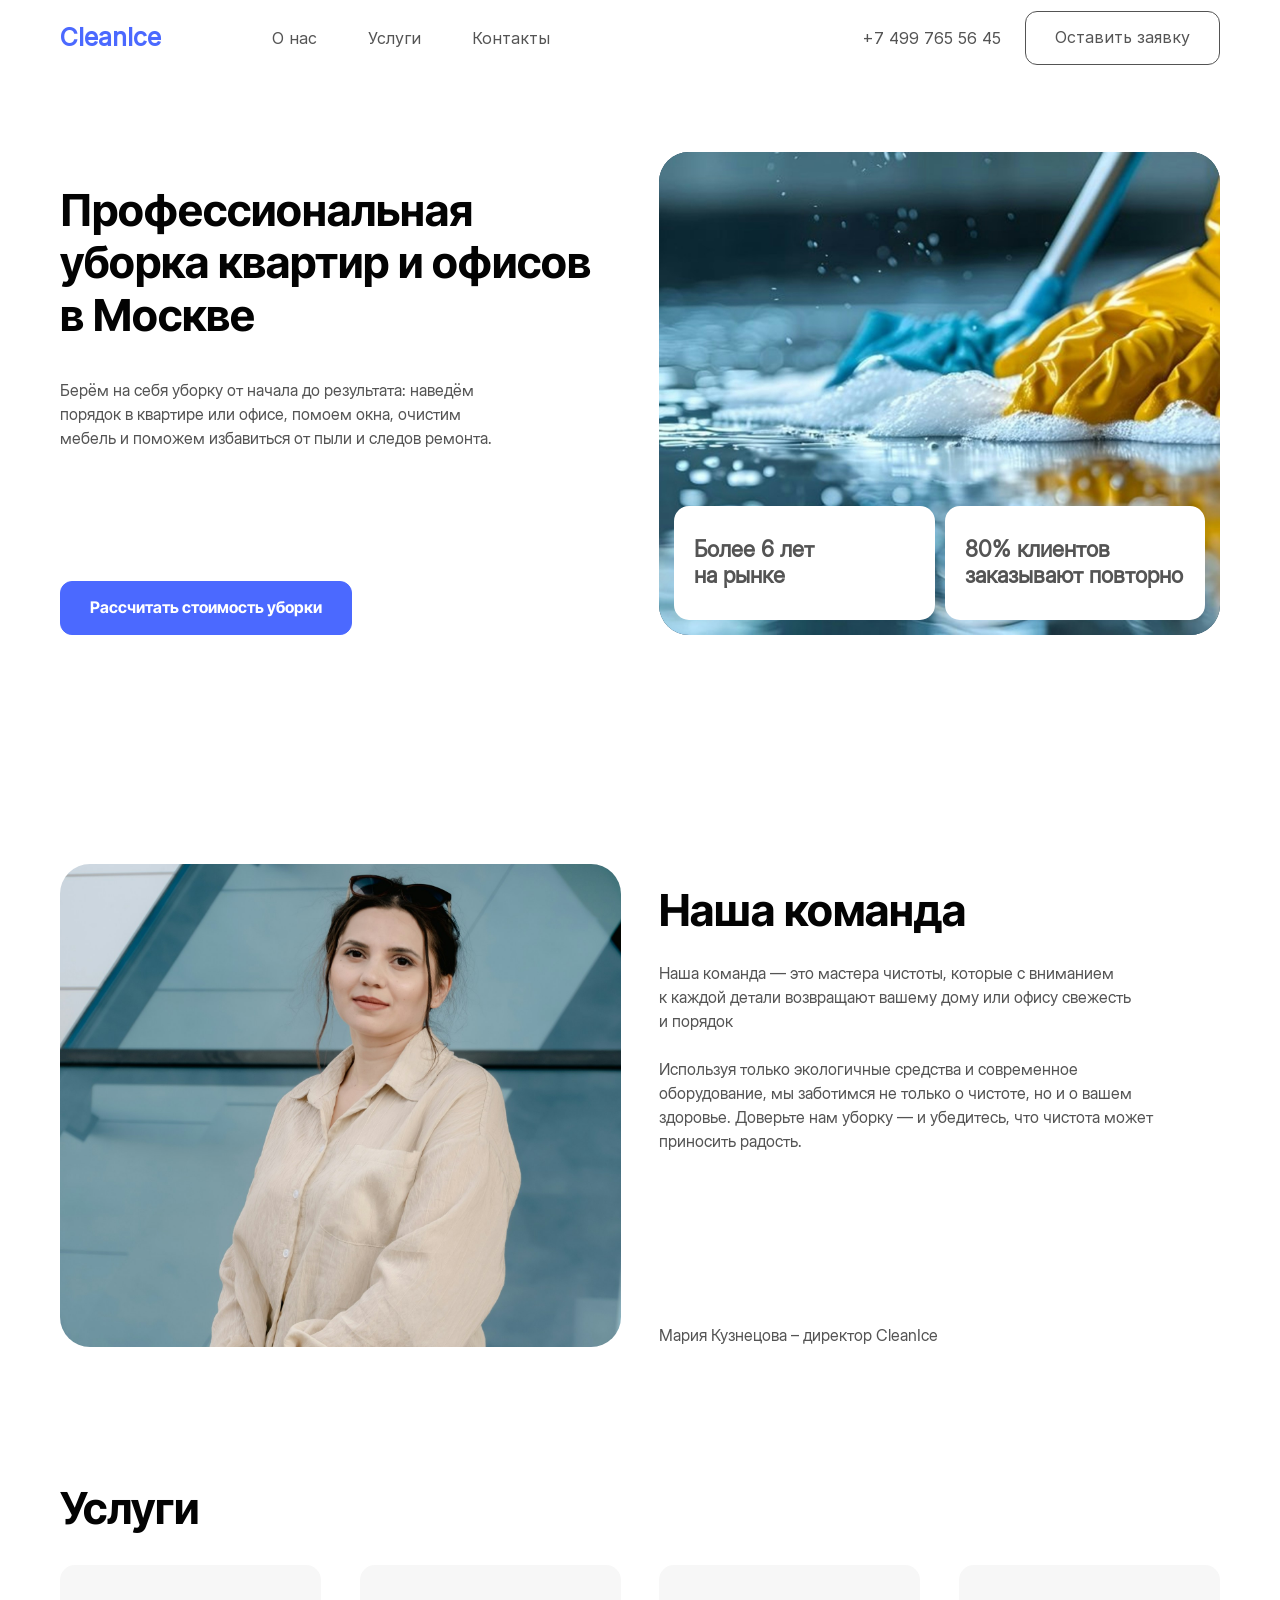
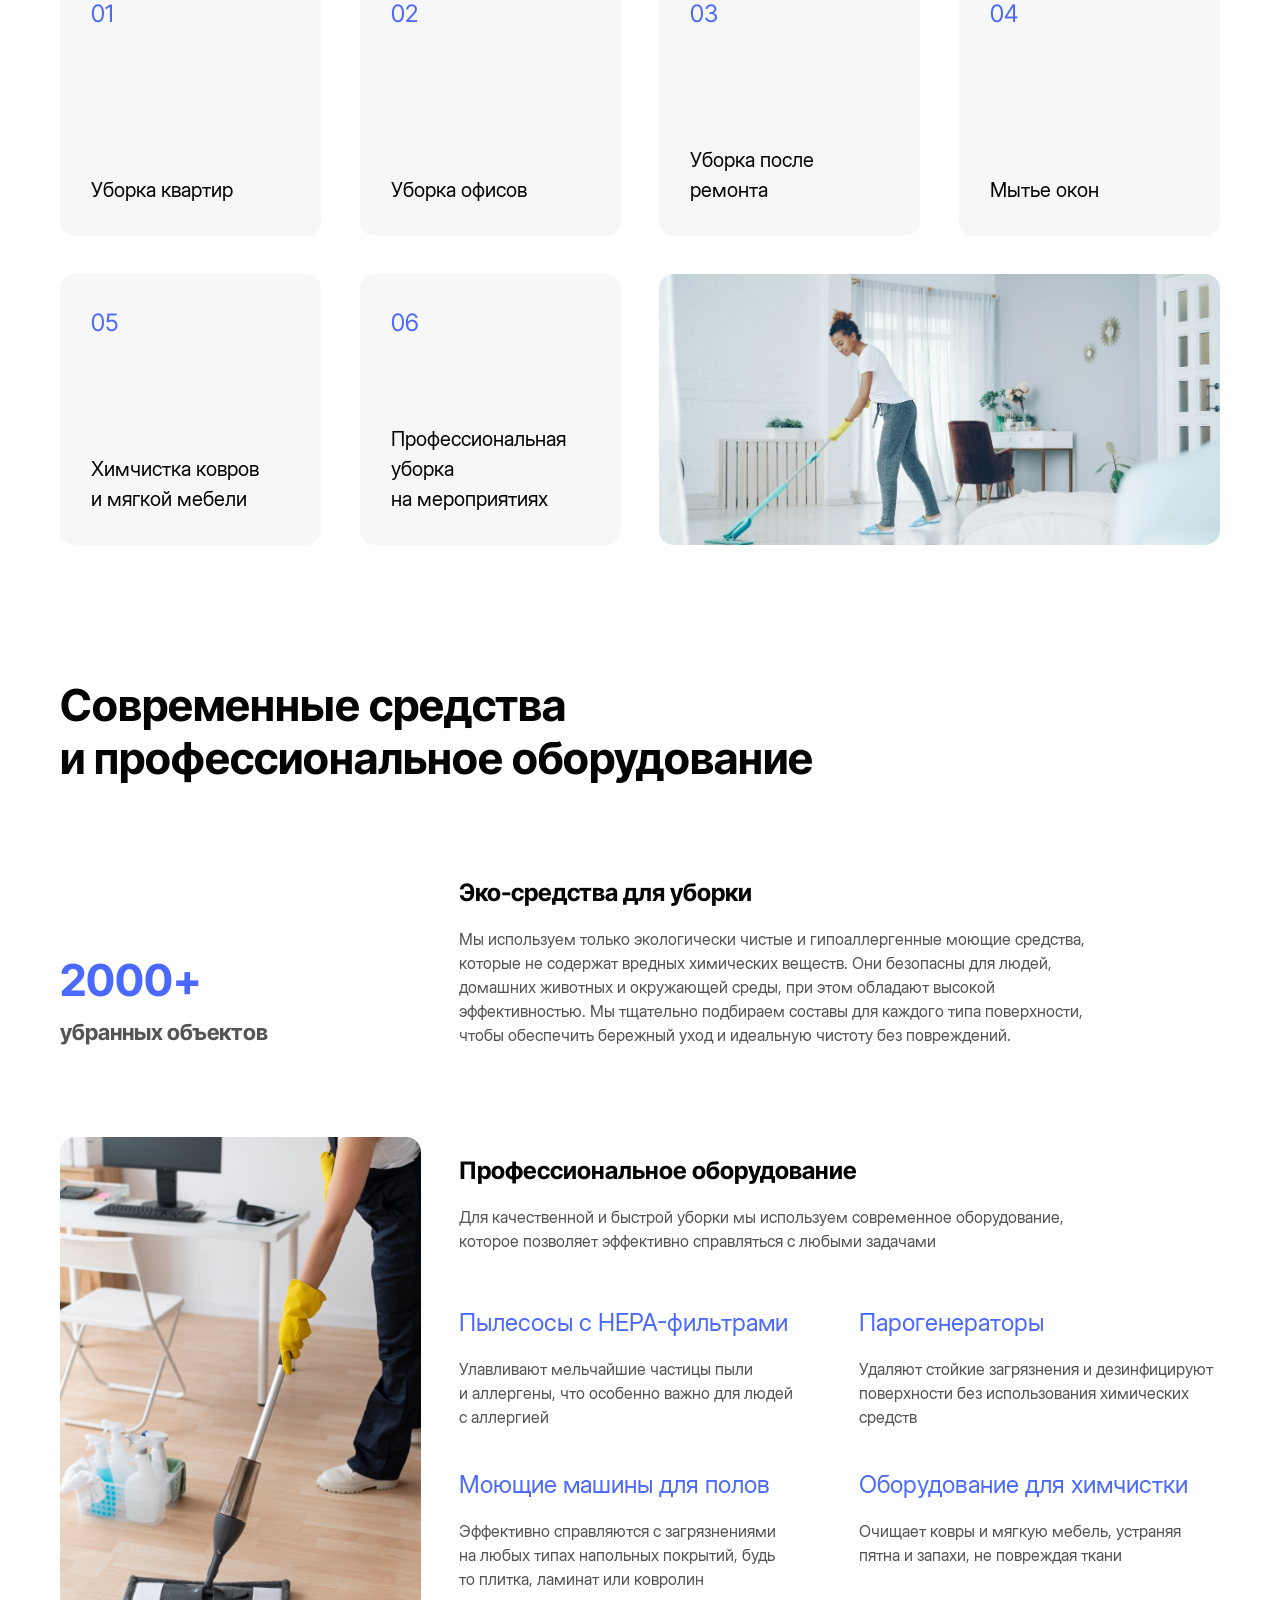
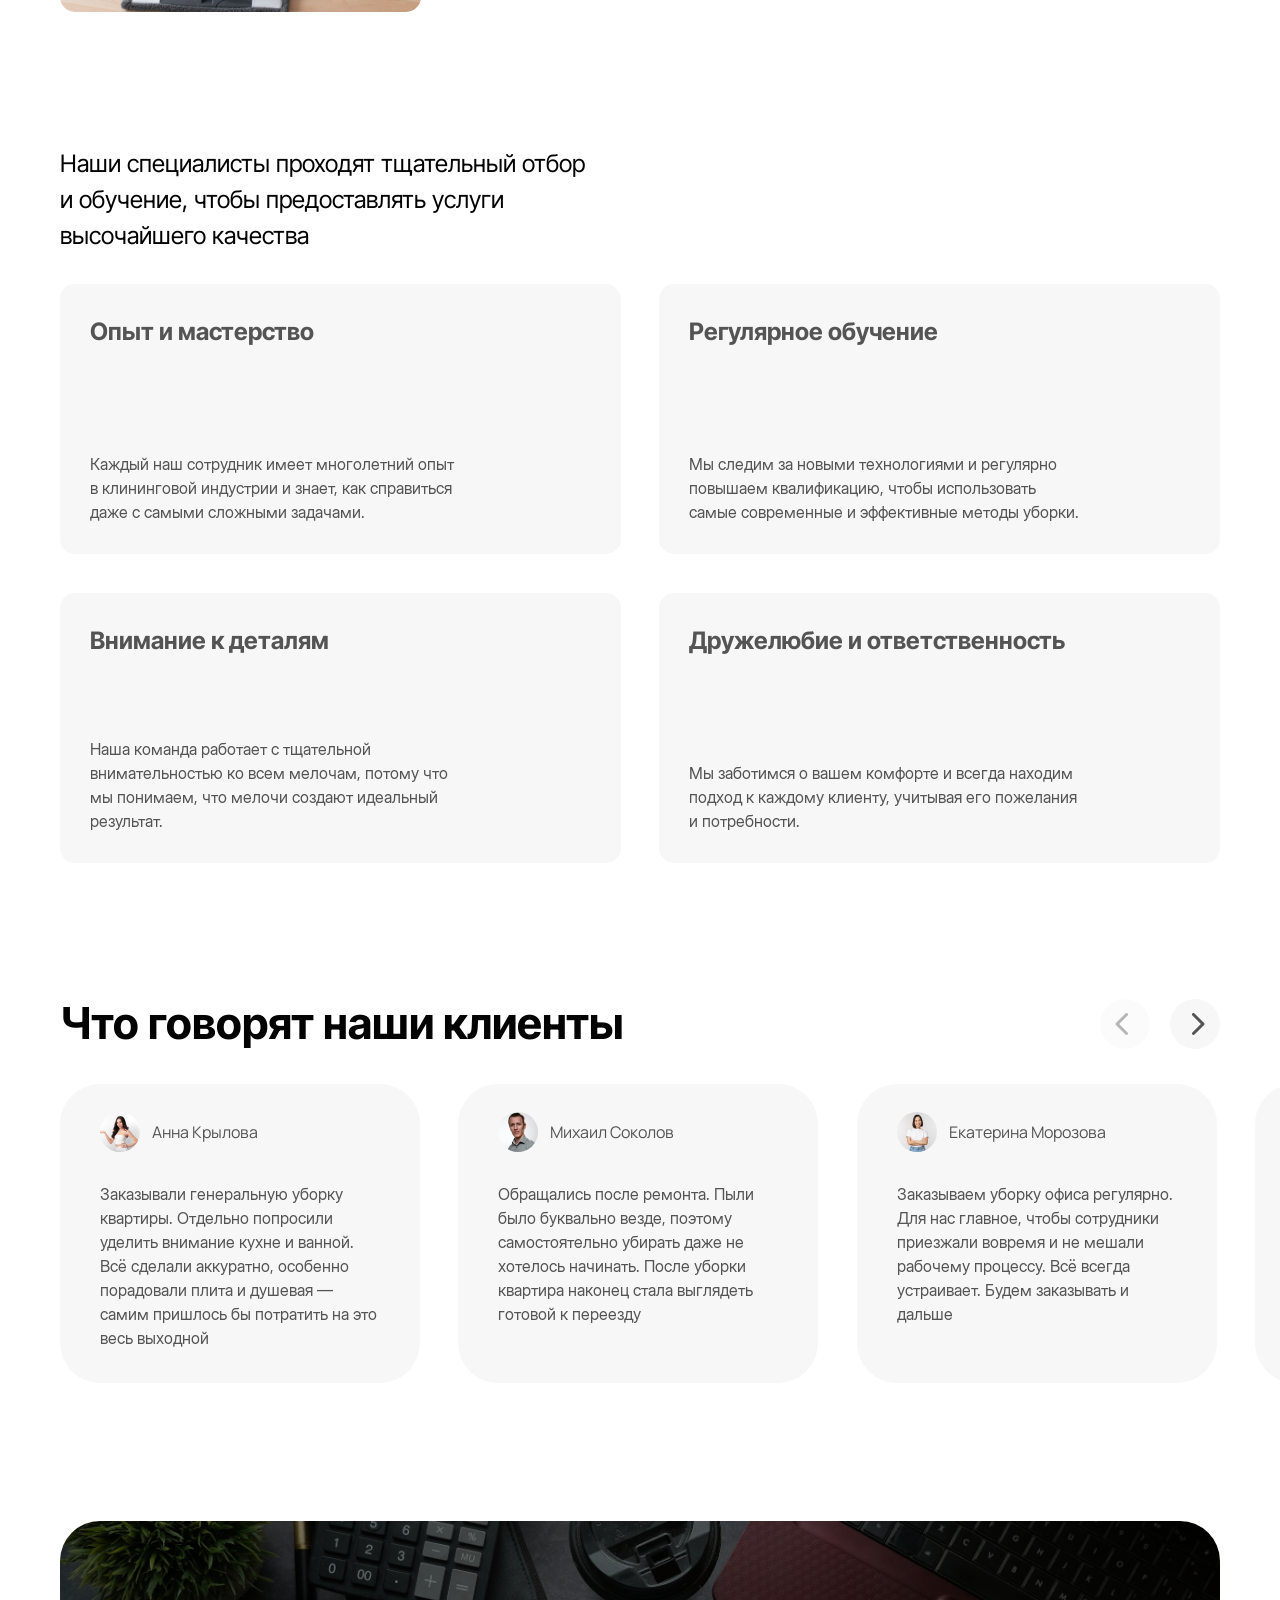
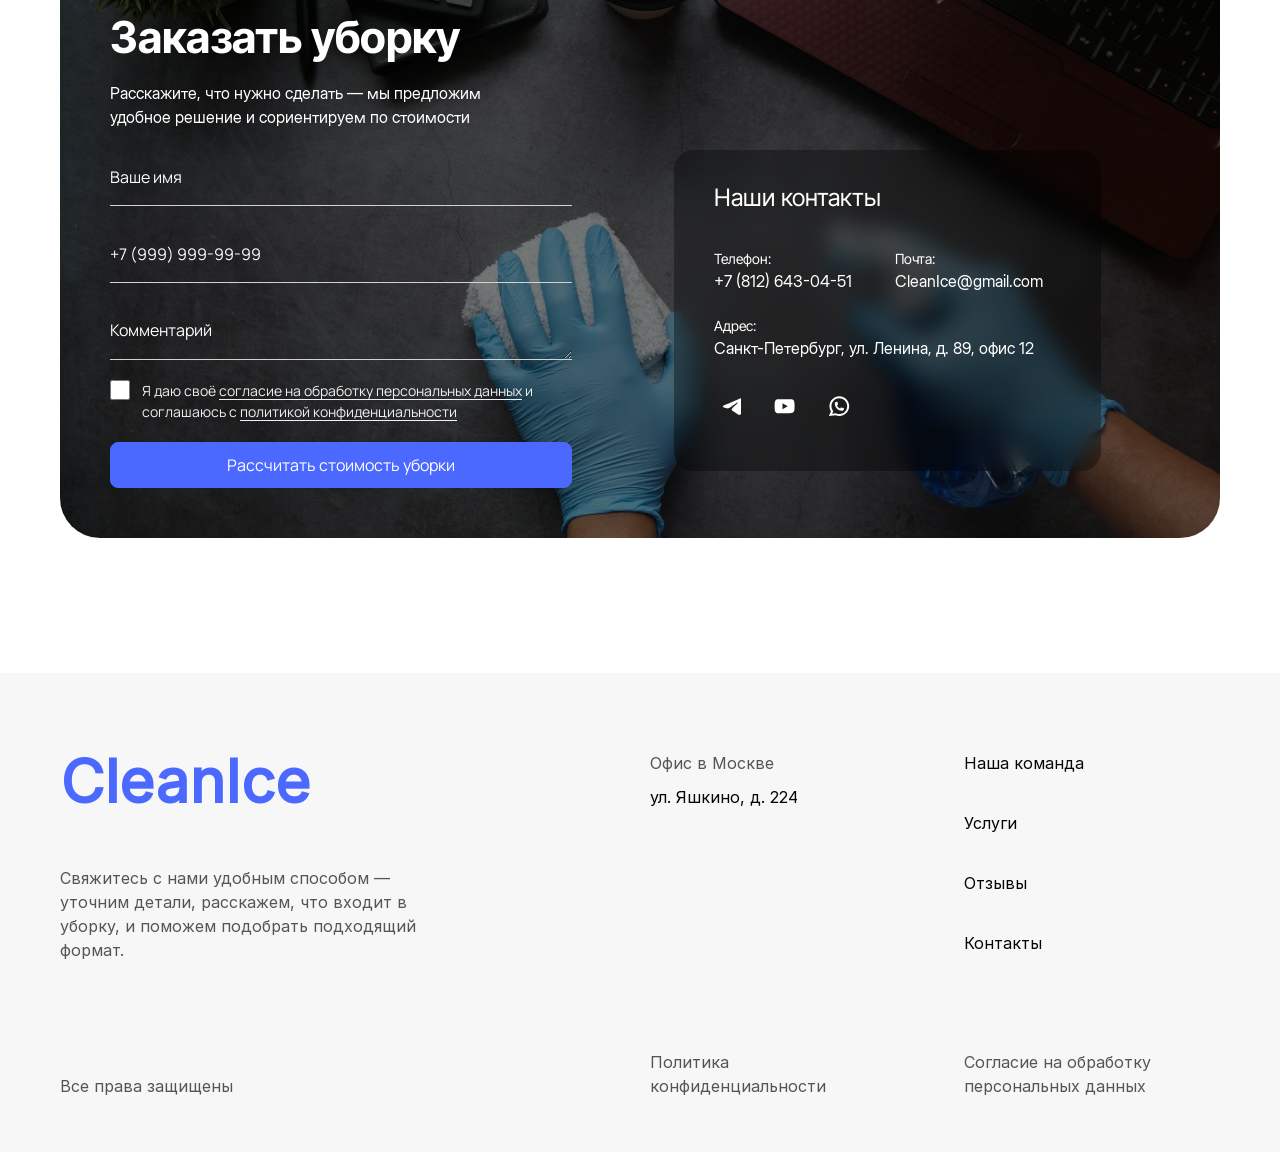
<file: index.html>
<!doctype html>
<html lang="ru">
<head>
  <meta charset="utf-8">
  <meta name="viewport" content="width=device-width, initial-scale=1">
  
  <title>CleanIce — профессиональная уборка квартир и офисов в Москве</title>
  <link rel="stylesheet" href="style.css?v=2">
  <script src="main.js?v=2" defer></script>
</head>
<body>
<header class="site-header">
  <div class="wrap header-inner">
    <a class="brand" href="./" aria-label="CleanIce — главная">CleanIce</a>
    <button class="menu-toggle" type="button" aria-controls="site-menu" aria-expanded="false">Меню</button>
    <div class="header-menu" id="site-menu">
      <nav aria-label="Основное меню"><a href="#about">О нас</a><a href="#services">Услуги</a><a href="#contact">Контакты</a></nav>
      <a class="header-phone" href="tel:+74997655645">+7 499 765 56 45</a>
      <a class="button secondary" href="#contact" data-quote>Оставить заявку</a>
    </div>
  </div>
</header>
<main>
  <section class="wrap hero">
    <div class="hero-copy">
      <h1>Профессиональная<br class="desktop-break"> уборка квартир и офисов<br class="desktop-break"> в Москве</h1>
      <p>Берём на себя уборку от начала до результата: наведём порядок в квартире или офисе, помоем окна, очистим мебель и поможем избавиться от пыли и следов ремонта.</p>
      <a class="button primary" data-quote href="#contact">Рассчитать стоимость уборки</a>
    </div>
    <div class="hero-visual">
      <img src="hero.jpg" alt="Уборка поверхности в защитных перчатках" fetchpriority="high">
      <div class="hero-facts">
        <p>Более 6 лет<br> на рынке</p>
        <p>80% клиентов<br> заказывают повторно</p>
      </div>
    </div>
  </section>

  <section class="wrap team" id="about">
    <img src="team.jpg" alt="Команда CleanIce" width="1666" height="2499" loading="lazy">
    <div class="team-copy">
      <h2>Наша команда</h2>
      <p>Наша команда — это мастера чистоты, которые с вниманием к каждой детали возвращают вашему дому или офису свежесть и порядок </p>
      <p>Используя только экологичные средства и современное оборудование, мы заботимся не только о чистоте, но и о вашем здоровье. Доверьте нам уборку — и убедитесь, что чистота может приносить радость.</p>
      <p class="credit">Мария Кузнецова – директор CleanIce</p>
    </div>
  </section>

  <section class="wrap services" id="services">
    <h2>Услуги</h2>
    <div class="service-grid">
      <a class="service-card" href="#contact" data-quote data-service="Уборка квартир"><span>01</span><h3>Уборка квартир</h3></a>
      <a class="service-card" href="#contact" data-quote data-service="Уборка офисов"><span>02</span><h3>Уборка офисов</h3></a>
      <a class="service-card" href="#contact" data-quote data-service="Уборка после ремонта"><span>03</span><h3>Уборка после ремонта</h3></a>
      <a class="service-card" href="#contact" data-quote data-service="Мытье окон"><span>04</span><h3>Мытье окон</h3></a>
      <a class="service-card" href="#contact" data-quote data-service="Химчистка ковров и мягкой мебели"><span>05</span><h3>Химчистка ковров и мягкой мебели</h3></a>
      <a class="service-card" href="#contact" data-quote data-service="Профессиональная уборка на мероприятиях"><span>06</span><h3>Профессио&shy;нальная уборка на мероприятиях</h3></a>
      <img src="services.jpg" alt="Профессиональная уборка" width="2499" height="1406" loading="lazy">
    </div>
  </section>

  <section class="wrap equipment">
    <h2>Современные средства<br class="desktop-break"> и профессиональное оборудование</h2>
    <div class="equipment-grid">
      <div class="equipment-stat"><strong>2000+</strong><p>убранных объектов</p></div>
      <div class="eco"><h3>Эко-средства для уборки</h3><p>Мы используем только экологически чистые и гипоаллергенные моющие средства, которые не содержат вредных химических веществ. Они безопасны для людей, домашних животных и окружающей среды, при этом обладают высокой эффективностью. Мы тщательно подбираем составы для каждого типа поверхности, чтобы обеспечить бережный уход и идеальную чистоту без повреждений.</p></div>
      <img src="equipment.jpg" alt="Специалист CleanIce за уборкой офиса" width="898" height="1350" loading="lazy">
      <div class="equipment-copy">
        <h3>Профессиональное оборудование</h3>
        <p>Для качественной и быстрой уборки мы используем современное оборудование, которое позволяет эффективно справляться с любыми задачами</p>
        <div class="equipment-list">
            <div><h4>Пылесосы с HEPA-фильтрами</h4><p>Улавливают мельчайшие частицы пыли и аллергены, что особенно важно для людей с аллергией</p></div>
            <div><h4>Парогенераторы</h4><p>Удаляют стойкие загрязнения и дезинфицируют поверхности без использования химических средств</p></div>
            <div><h4>Моющие машины для полов</h4><p>Эффективно справляются с загрязнениями на любых типах напольных покрытий, будь то плитка, ламинат или ковролин</p></div>
            <div><h4>Оборудование для химчистки</h4><p>Очищает ковры и мягкую мебель, устраняя пятна и запахи, не повреждая ткани</p></div>
        </div>
      </div>
    </div>
  </section>

  <section class="wrap values" aria-label="Как работает команда">
    <p class="values-intro">Наши специалисты проходят тщательный отбор и обучение, чтобы предоставлять услуги высочайшего качества</p>
    <div class="values-grid">
      <article><h3>Опыт и мастерство</h3><p>Каждый наш сотрудник имеет многолетний опыт в клининговой индустрии и знает, как справиться даже с самыми сложными задачами.</p></article>
      <article><h3>Регулярное обучение</h3><p>Мы следим за новыми технологиями и регулярно повышаем квалификацию, чтобы использовать самые современные и эффективные методы уборки.</p></article>
      <article><h3>Внимание к деталям</h3><p>Наша команда работает с тщательной внимательностью ко всем мелочам, потому что мы понимаем, что мелочи создают идеальный результат.</p></article>
      <article><h3>Дружелюбие и ответственность</h3><p>Мы заботимся о вашем комфорте и всегда находим подход к каждому клиенту, учитывая его пожелания и потребности.</p></article>
    </div>
  </section>

  <section class="reviews" id="reviews">
    <div class="wrap reviews-header">
      <h2>Что говорят наши клиенты</h2>
      <div class="carousel-controls">
        <button type="button" data-slide="-1" aria-label="Предыдущий отзыв" aria-controls="review-list"><img src="arrow-left.svg" alt="" width="24" height="24"></button>
        <button type="button" data-slide="1" aria-label="Следующий отзыв" aria-controls="review-list"><img src="arrow-right.svg" alt="" width="24" height="24"></button>
      </div>
    </div>
    <div class="review-list" id="review-list" tabindex="0" aria-label="Отзывы клиентов">
      <figure class="review">
        <figcaption><img src="anna.jpg" alt="" width="40" height="40" loading="lazy">Анна Крылова</figcaption>
        <blockquote>Заказывали генеральную уборку квартиры. Отдельно попросили уделить внимание кухне и ванной. Всё сделали аккуратно, особенно порадовали плита и душевая — самим пришлось бы потратить на это весь выходной</blockquote>
      </figure>
      <figure class="review">
        <figcaption><img src="mikhail.jpg" alt="" width="40" height="40" loading="lazy">Михаил Соколов</figcaption>
        <blockquote>Обращались после ремонта. Пыли было буквально везде, поэтому самостоятельно убирать даже не хотелось начинать. После уборки квартира наконец стала выглядеть готовой к переезду</blockquote>
      </figure>
      <figure class="review">
        <figcaption><img src="ekaterina.jpg" alt="" width="40" height="40" loading="lazy">Екатерина Морозова</figcaption>
        <blockquote>Заказываем уборку офиса регулярно. Для нас главное, чтобы сотрудники приезжали вовремя и не мешали рабочему процессу. Всё всегда устраивает. Будем заказывать и дальше</blockquote>
      </figure>
      <figure class="review">
        <figcaption><img src="dmitry.jpg" alt="" width="40" height="40" loading="lazy">Дмитрий Волков</figcaption>
        <blockquote>Пользуемся услугами компании уже несколько месяцев. Очень удобно, что можно выбрать подходящее время уборки. Сотрудники всегда вежливые, работают аккуратно и быстро. Квартира после уборки просто сияет!</blockquote>
      </figure>
    </div>
  </section>

  <section class="wrap order" id="contact">
    <div class="order-copy">
      <h2>Заказать уборку</h2>
      <p>Расскажите, что нужно сделать — мы предложим удобное решение и сориентируем по стоимости</p>
      <form class="request-form" action="mailto:CleanIce@gmail.com" method="post" enctype="text/plain">
        <input name="name" autocomplete="name" placeholder="Ваше имя" aria-label="Ваше имя" required>
        <input name="phone" type="tel" inputmode="tel" autocomplete="tel" placeholder="+7 (999) 999-99-99" aria-label="Телефон" required>
        <textarea name="comment" rows="1" placeholder="Комментарий" aria-label="Комментарий"></textarea>
        <label class="consent-check">
          <input name="consent" type="checkbox" required>
          <span>Я даю своё <a href="consent.html">согласие на обработку персональных данных</a> и соглашаюсь с <a href="privacy.html">политикой конфиденциальности</a></span>
        </label>
        <button class="button primary" type="submit">Рассчитать стоимость уборки</button>
        <p class="form-status" role="status"></p>
      </form>
    </div>
    <div class="contact-card">
      <h3>Наши контакты</h3>
      <dl>
        <div><dt>Телефон:</dt><dd><a href="tel:+78126430451">+7 (812) 643-04-51</a></dd></div>
        <div><dt>Почта:</dt><dd><a href="mailto:CleanIce@gmail.com">CleanIce@gmail.com</a></dd></div>
        <div class="contact-address"><dt>Адрес:</dt><dd><a href="https://yandex.ru/maps/?text=Санкт-Петербург%2C+ул.+Ленина%2C+д.+89">Санкт-Петербург, ул. Ленина, д. 89, офис 12</a></dd></div>
      </dl>
      <div class="socials">
        <a href="https://t.me/+78126430451" aria-label="Telegram"><img src="telegram.svg" alt="" width="24" height="24"></a>
        <a href="https://www.youtube.com/results?search_query=CleanIce+клининг" aria-label="Найти CleanIce на YouTube"><img src="youtube.svg" alt="" width="24" height="24"></a>
        <a href="https://wa.me/78126430451" aria-label="WhatsApp"><img src="whatsapp.svg" alt="" width="24" height="24"></a>
      </div>
    </div>
  </section>
</main>
<template id="quote-service">
        <select name="service" aria-label="Услуга">
          <option value="">Выберите услугу</option>
          <option value="Уборка квартир">Уборка квартир</option>
          <option value="Уборка офисов">Уборка офисов</option>
          <option value="Уборка после ремонта">Уборка после ремонта</option>
          <option value="Мытье окон">Мытье окон</option>
          <option value="Химчистка ковров и мягкой мебели">Химчистка ковров и мягкой мебели</option>
          <option value="Профессиональная уборка на мероприятиях">Профессиональная уборка на мероприятиях</option>
        </select>
</template>
<dialog class="quote-dialog" aria-labelledby="quote-title">
  <button class="dialog-close" type="button" aria-label="Закрыть">×</button>
  <h2 id="quote-title">Заказать уборку</h2>
  <p>Расскажите, что нужно сделать</p>
</dialog>
<footer class="site-footer">
  <div class="wrap footer-grid">
    <div class="footer-intro">
      <a class="brand" href="./" aria-label="CleanIce — главная">CleanIce</a>
      <p>Свяжитесь с нами удобным способом — уточним детали, расскажем, что входит в уборку, и поможем подобрать подходящий формат.</p>
    </div>
    <div class="footer-address"><p>Офис в Москве</p><a href="https://yandex.ru/maps/?text=Москва%2C+ул.+Яшкино%2C+д.+224">ул. Яшкино, д. 224</a></div>
    <nav aria-label="Ссылки в подвале"><a href="#about">Наша команда</a><a href="#services">Услуги</a><a href="#reviews">Отзывы</a><a href="#contact">Контакты</a></nav>
    <div class="footer-legal">
      <small>Все права защищены</small>
      <a href="privacy.html">Политика конфиденциальности</a>
      <a href="consent.html">Согласие на обработку персональных данных</a>
    </div>
  </div>
</footer>
</body>
</html>
</file>
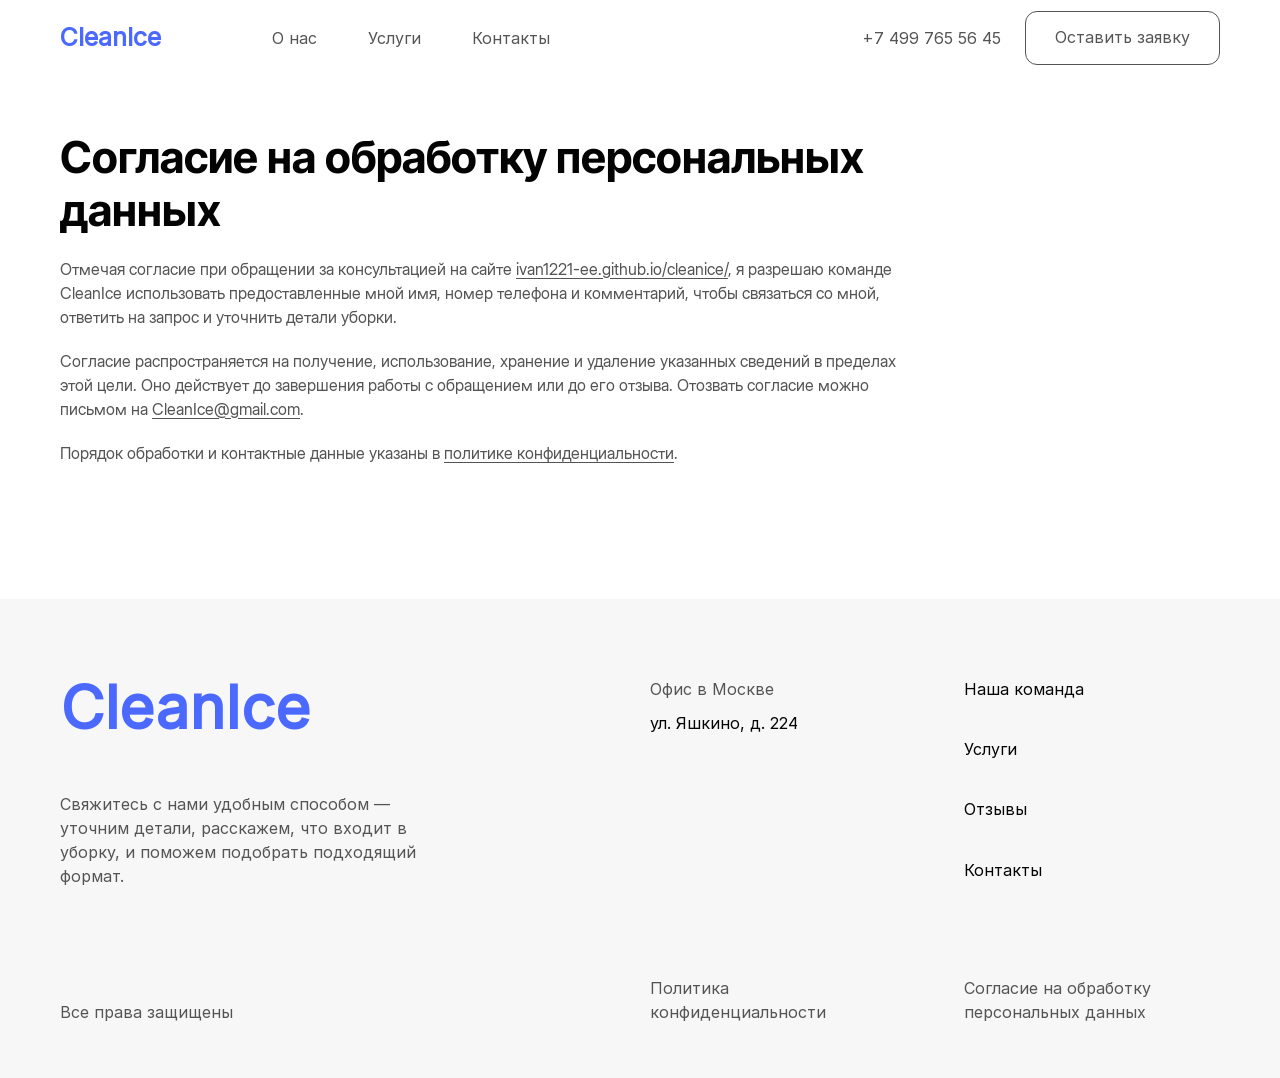
<file: consent.html>
<!doctype html>
<html lang="ru">
<head>
  <meta charset="utf-8">
  <meta name="viewport" content="width=device-width, initial-scale=1">
  
  <title>Согласие на обработку персональных данных — CleanIce</title>
  <link rel="stylesheet" href="style.css?v=3">
  <script src="main.js?v=2" defer></script>
</head>
<body>
<header class="site-header">
  <div class="wrap header-inner">
    <a class="brand" href="./" aria-label="CleanIce — главная">CleanIce</a>
    <button class="menu-toggle" type="button" aria-controls="site-menu" aria-expanded="false">Меню</button>
    <div class="header-menu" id="site-menu">
      <nav aria-label="Основное меню"><a href="./#about">О нас</a><a href="./#services">Услуги</a><a href="./#contact">Контакты</a></nav>
      <a class="header-phone" href="tel:+74997655645">+7 499 765 56 45</a>
      <a class="button secondary" href="./#contact" >Оставить заявку</a>
    </div>
  </div>
</header>
<main class="wrap document">
  <article class="legal-content">
<h1>Согласие на обработку персональных данных</h1>
<p>Отмечая согласие при обращении за консультацией на сайте <a href="./">ivan1221-ee.github.io/cleanice/</a>, я разрешаю команде CleanIce использовать предоставленные мной имя, номер телефона и комментарий, чтобы связаться со мной, ответить на запрос и уточнить детали уборки.</p>
<p>Согласие распространяется на получение, использование, хранение и удаление указанных сведений в пределах этой цели. Оно действует до завершения работы с обращением или до его отзыва. Отозвать согласие можно письмом на <a href="mailto:CleanIce@gmail.com">CleanIce@gmail.com</a>.</p>
<p>Порядок обработки и контактные данные указаны в <a href="privacy.html">политике конфиденциальности</a>.</p>
  </article>
</main>
<footer class="site-footer">
  <div class="wrap footer-grid">
    <div class="footer-intro">
      <a class="brand" href="./" aria-label="CleanIce — главная">CleanIce</a>
      <p>Свяжитесь с нами удобным способом — уточним детали, расскажем, что входит в уборку, и поможем подобрать подходящий формат.</p>
    </div>
    <div class="footer-address"><p>Офис в Москве</p><a href="https://yandex.ru/maps/?text=Москва%2C+ул.+Яшкино%2C+д.+224">ул. Яшкино, д. 224</a></div>
    <nav aria-label="Ссылки в подвале"><a href="./#about">Наша команда</a><a href="./#services">Услуги</a><a href="./#reviews">Отзывы</a><a href="./#contact">Контакты</a></nav>
    <div class="footer-legal">
      <small>Все права защищены</small>
      <a href="privacy.html">Политика конфиденциальности</a>
      <a href="consent.html">Согласие на обработку персональных данных</a>
    </div>
  </div>
</footer>
</body>
</html>
</file>
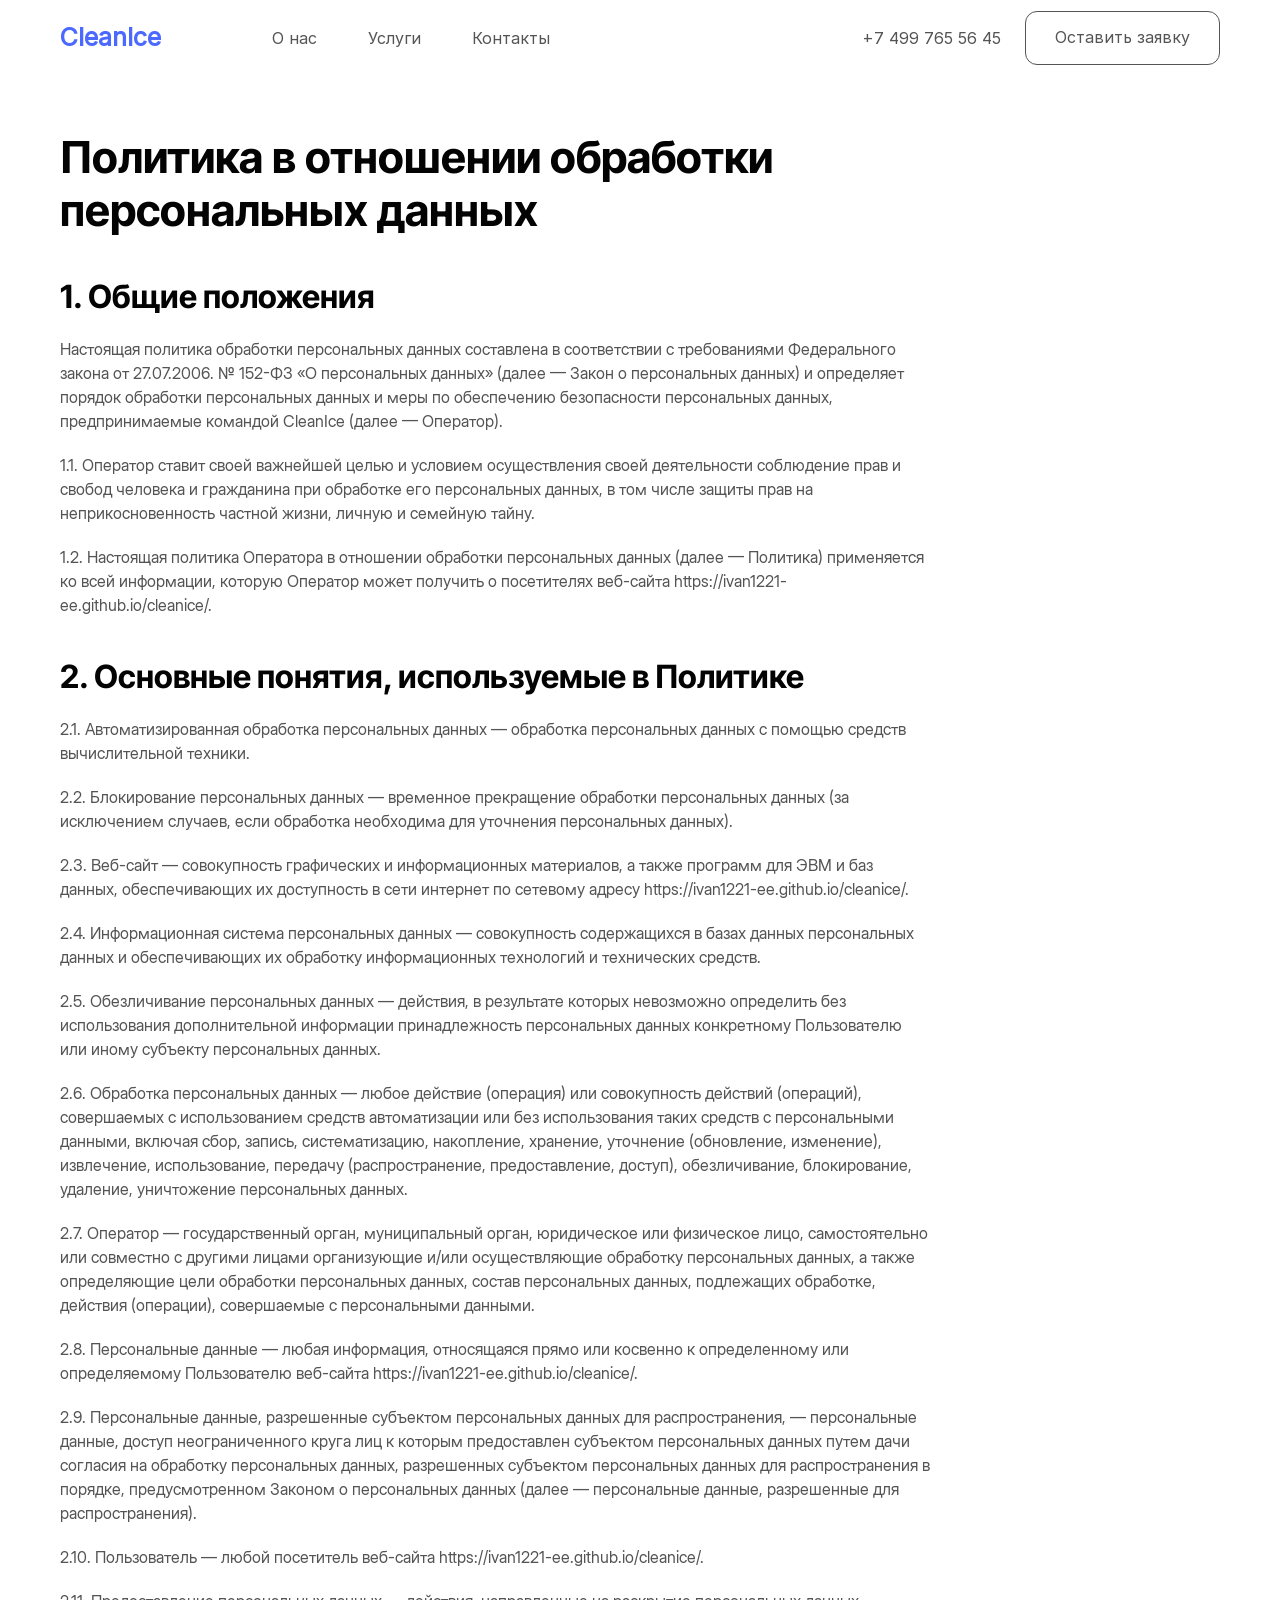
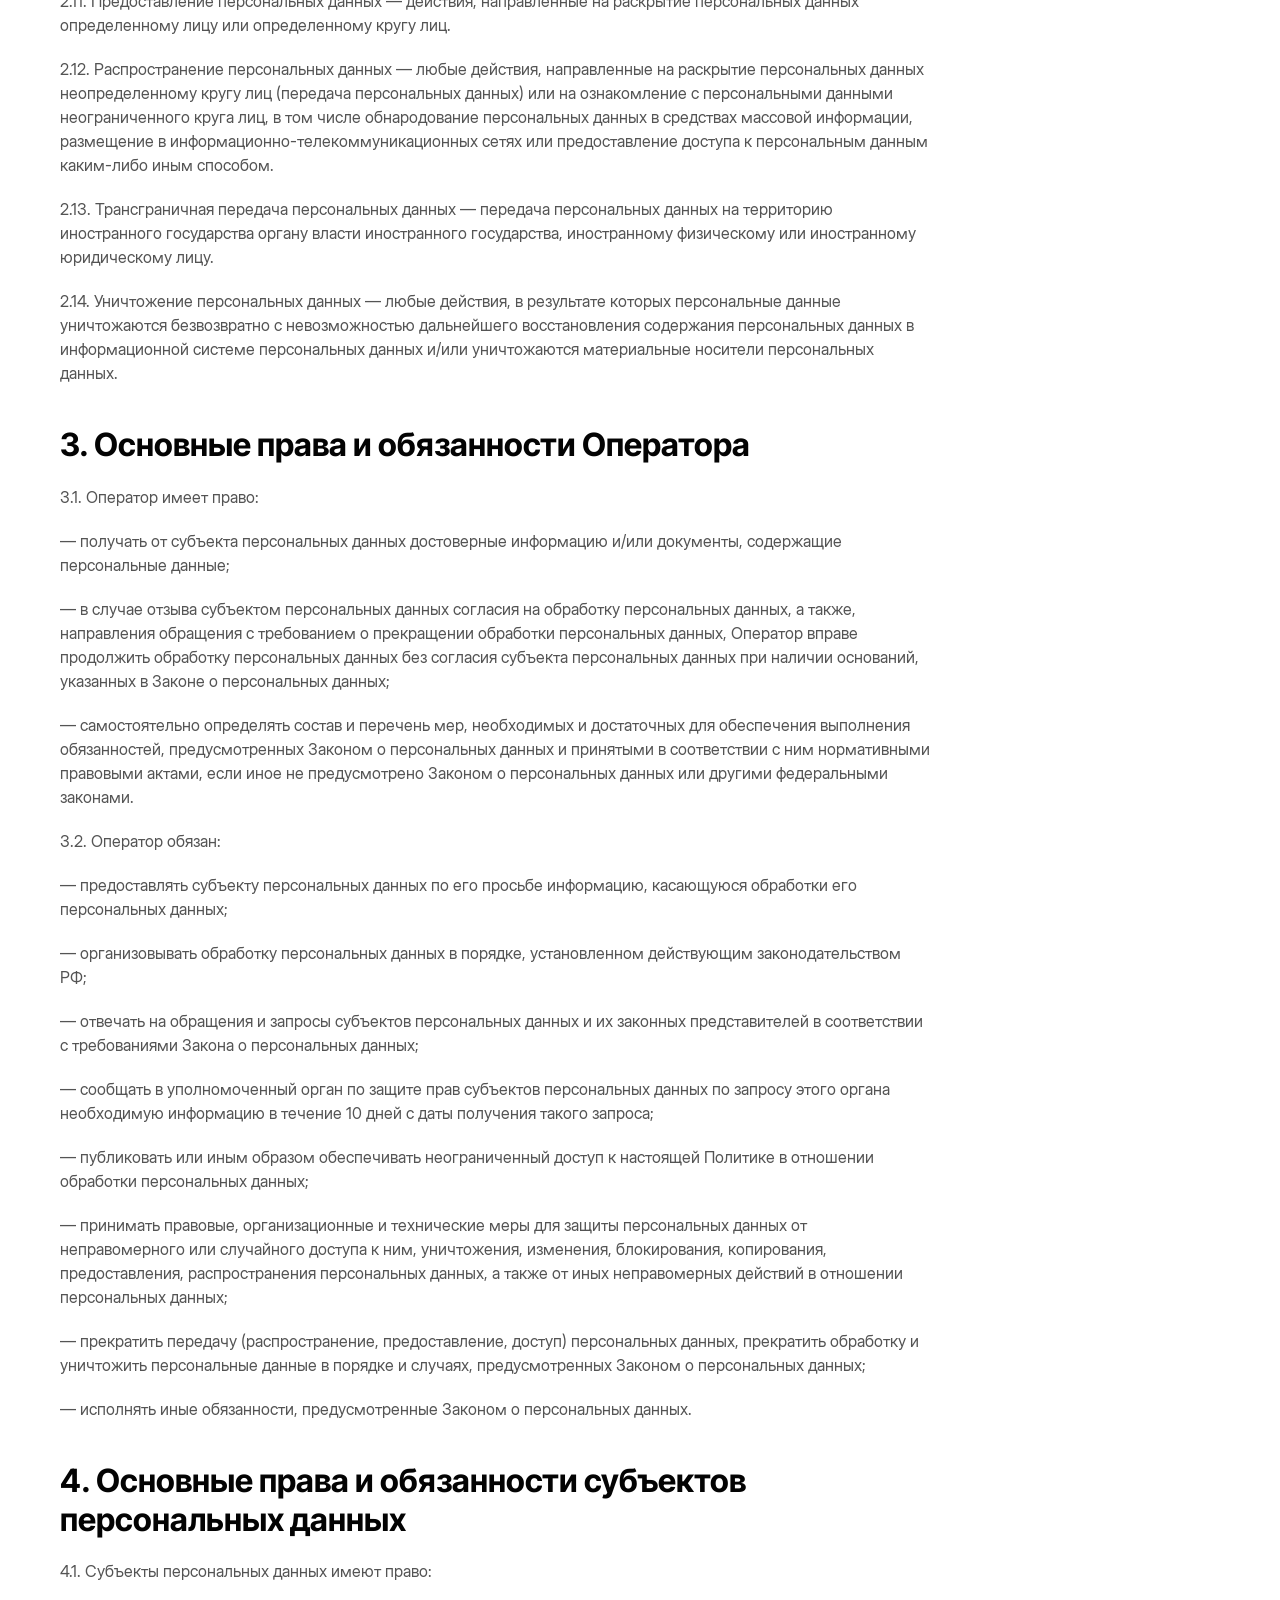
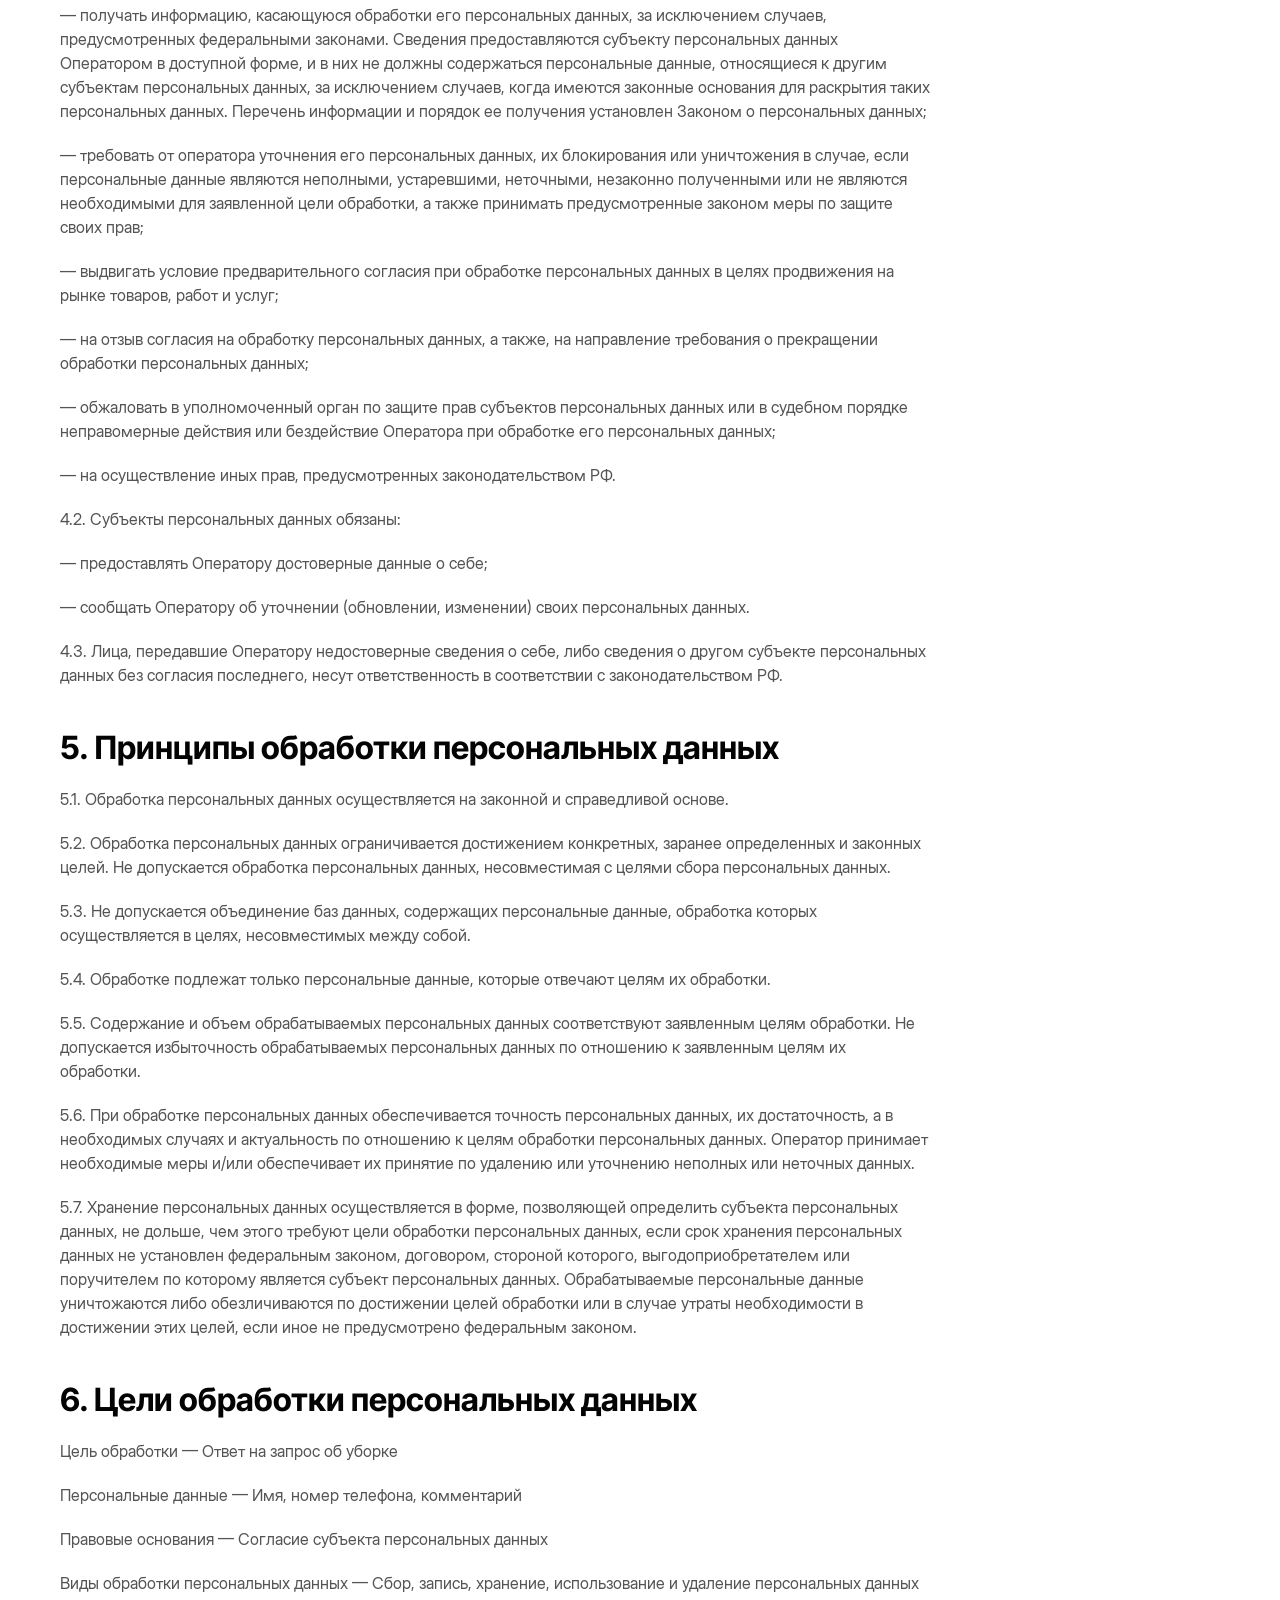
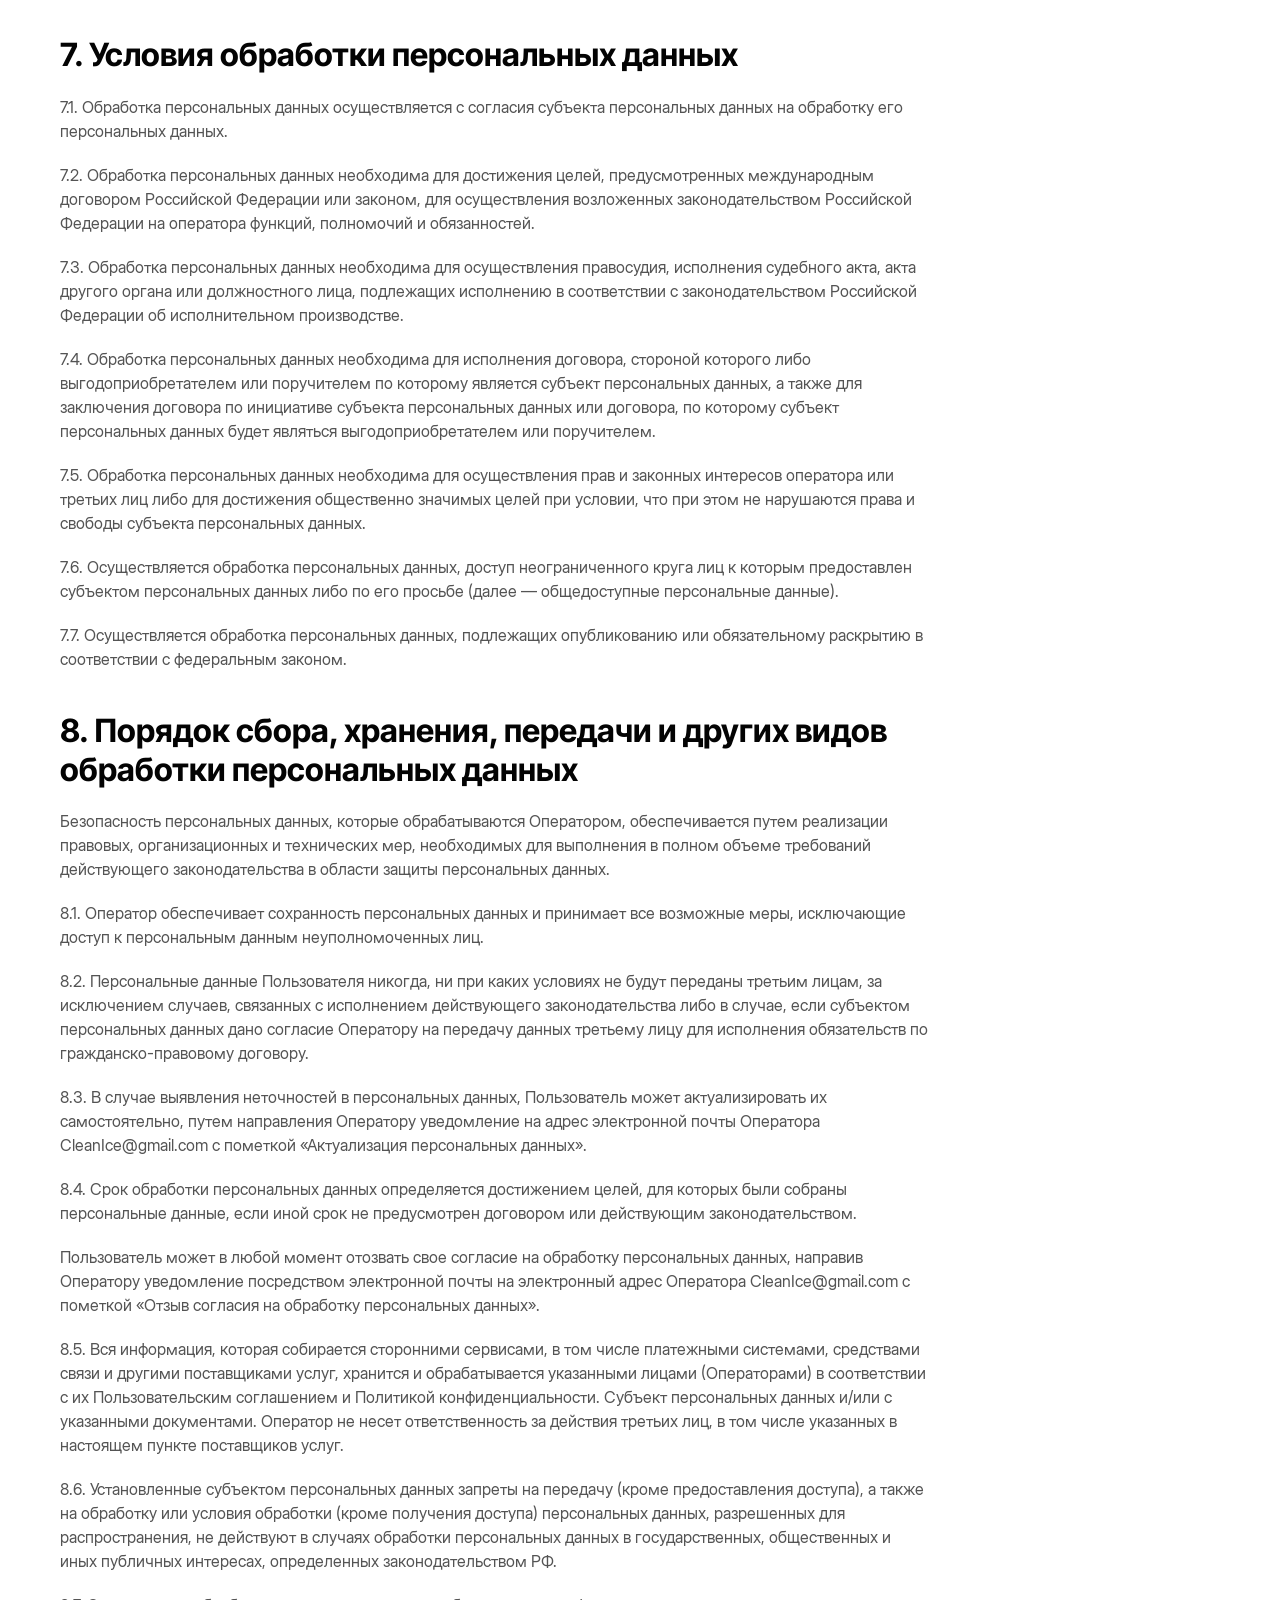
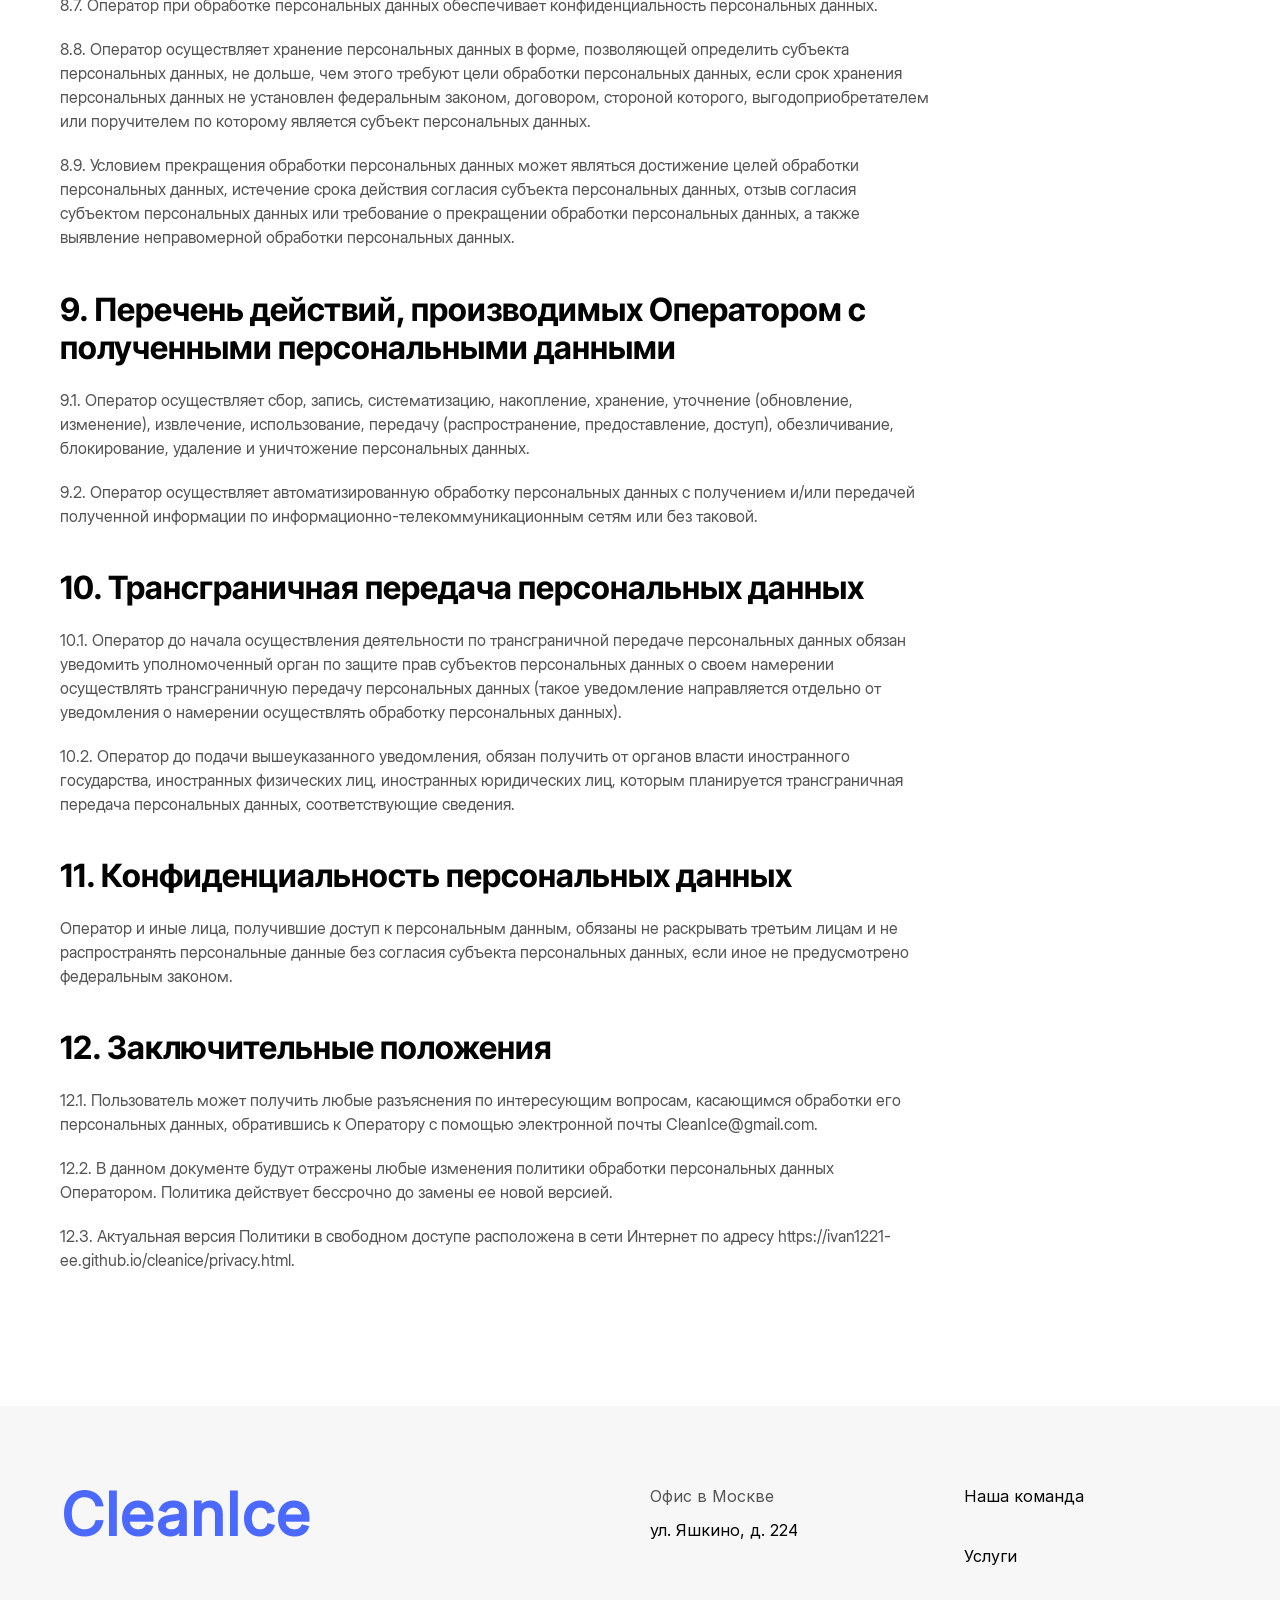
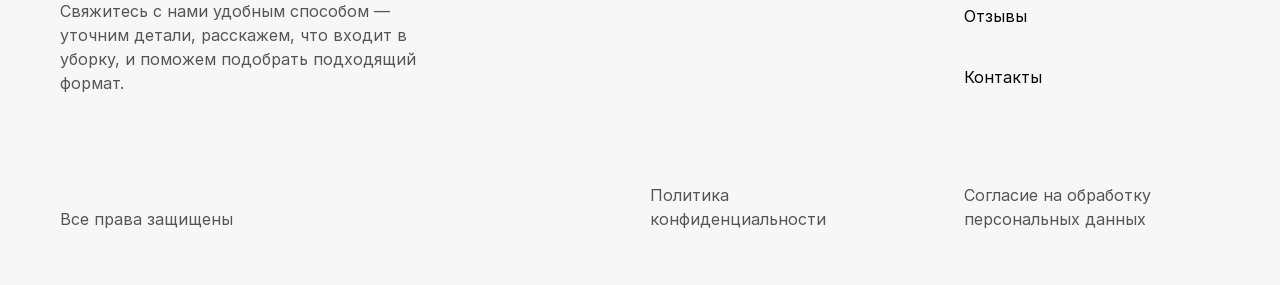
<file: privacy.html>
<!doctype html>
<html lang="ru">
<head>
  <meta charset="utf-8">
  <meta name="viewport" content="width=device-width, initial-scale=1">
  
  <title>Политика в отношении обработки персональных данных — CleanIce</title>
  <link rel="stylesheet" href="style.css?v=3">
  <script src="main.js?v=2" defer></script>
</head>
<body>
<header class="site-header">
  <div class="wrap header-inner">
    <a class="brand" href="./" aria-label="CleanIce — главная">CleanIce</a>
    <button class="menu-toggle" type="button" aria-controls="site-menu" aria-expanded="false">Меню</button>
    <div class="header-menu" id="site-menu">
      <nav aria-label="Основное меню"><a href="./#about">О нас</a><a href="./#services">Услуги</a><a href="./#contact">Контакты</a></nav>
      <a class="header-phone" href="tel:+74997655645">+7 499 765 56 45</a>
      <a class="button secondary" href="./#contact" >Оставить заявку</a>
    </div>
  </div>
</header>
<main class="wrap document">
  <article class="legal-content">
<h1>Политика в отношении обработки персональных данных</h1>
<h2>1. Общие положения</h2>
<p>Настоящая политика обработки персональных данных составлена в соответствии с требованиями Федерального закона от 27.07.2006. № 152-ФЗ «О персональных данных» (далее — Закон о персональных данных) и определяет порядок обработки персональных данных и меры по обеспечению безопасности персональных данных, предпринимаемые командой CleanIce (далее — Оператор).</p>
<p>1.1. Оператор ставит своей важнейшей целью и условием осуществления своей деятельности соблюдение прав и свобод человека и гражданина при обработке его персональных данных, в том числе защиты прав на неприкосновенность частной жизни, личную и семейную тайну.</p>
<p>1.2. Настоящая политика Оператора в отношении обработки персональных данных (далее — Политика) применяется ко всей информации, которую Оператор может получить о посетителях веб-сайта https://ivan1221-ee.github.io/cleanice/.</p>
<h2>2. Основные понятия, используемые в Политике</h2>
<p>2.1. Автоматизированная обработка персональных данных — обработка персональных данных с помощью средств вычислительной техники.</p>
<p>2.2. Блокирование персональных данных — временное прекращение обработки персональных данных (за исключением случаев, если обработка необходима для уточнения персональных данных).</p>
<p>2.3. Веб-сайт — совокупность графических и информационных материалов, а также программ для ЭВМ и баз данных, обеспечивающих их доступность в сети интернет по сетевому адресу https://ivan1221-ee.github.io/cleanice/.</p>
<p>2.4. Информационная система персональных данных — совокупность содержащихся в базах данных персональных данных и обеспечивающих их обработку информационных технологий и технических средств.</p>
<p>2.5. Обезличивание персональных данных — действия, в результате которых невозможно определить без использования дополнительной информации принадлежность персональных данных конкретному Пользователю или иному субъекту персональных данных.</p>
<p>2.6. Обработка персональных данных — любое действие (операция) или совокупность действий (операций), совершаемых с использованием средств автоматизации или без использования таких средств с персональными данными, включая сбор, запись, систематизацию, накопление, хранение, уточнение (обновление, изменение), извлечение, использование, передачу (распространение, предоставление, доступ), обезличивание, блокирование, удаление, уничтожение персональных данных.</p>
<p>2.7. Оператор — государственный орган, муниципальный орган, юридическое или физическое лицо, самостоятельно или совместно с другими лицами организующие и/или осуществляющие обработку персональных данных, а также определяющие цели обработки персональных данных, состав персональных данных, подлежащих обработке, действия (операции), совершаемые с персональными данными.</p>
<p>2.8. Персональные данные — любая информация, относящаяся прямо или косвенно к определенному или определяемому Пользователю веб-сайта https://ivan1221-ee.github.io/cleanice/.</p>
<p>2.9. Персональные данные, разрешенные субъектом персональных данных для распространения, — персональные данные, доступ неограниченного круга лиц к которым предоставлен субъектом персональных данных путем дачи согласия на обработку персональных данных, разрешенных субъектом персональных данных для распространения в порядке, предусмотренном Законом о персональных данных (далее — персональные данные, разрешенные для распространения).</p>
<p>2.10. Пользователь — любой посетитель веб-сайта https://ivan1221-ee.github.io/cleanice/.</p>
<p>2.11. Предоставление персональных данных — действия, направленные на раскрытие персональных данных определенному лицу или определенному кругу лиц.</p>
<p>2.12. Распространение персональных данных — любые действия, направленные на раскрытие персональных данных неопределенному кругу лиц (передача персональных данных) или на ознакомление с персональными данными неограниченного круга лиц, в том числе обнародование персональных данных в средствах массовой информации, размещение в информационно-телекоммуникационных сетях или предоставление доступа к персональным данным каким-либо иным способом.</p>
<p>2.13. Трансграничная передача персональных данных — передача персональных данных на территорию иностранного государства органу власти иностранного государства, иностранному физическому или иностранному юридическому лицу.</p>
<p>2.14. Уничтожение персональных данных — любые действия, в результате которых персональные данные уничтожаются безвозвратно с невозможностью дальнейшего восстановления содержания персональных данных в информационной системе персональных данных и/или уничтожаются материальные носители персональных данных.</p>
<h2>3. Основные права и обязанности Оператора</h2>
<p>3.1. Оператор имеет право:</p>
<p>— получать от субъекта персональных данных достоверные информацию и/или документы, содержащие персональные данные;</p>
<p>— в случае отзыва субъектом персональных данных согласия на обработку персональных данных, а также, направления обращения с требованием о прекращении обработки персональных данных, Оператор вправе продолжить обработку персональных данных без согласия субъекта персональных данных при наличии оснований, указанных в Законе о персональных данных;</p>
<p>— самостоятельно определять состав и перечень мер, необходимых и достаточных для обеспечения выполнения обязанностей, предусмотренных Законом о персональных данных и принятыми в соответствии с ним нормативными правовыми актами, если иное не предусмотрено Законом о персональных данных или другими федеральными законами.</p>
<p>3.2. Оператор обязан:</p>
<p>— предоставлять субъекту персональных данных по его просьбе информацию, касающуюся обработки его персональных данных;</p>
<p>— организовывать обработку персональных данных в порядке, установленном действующим законодательством РФ;</p>
<p>— отвечать на обращения и запросы субъектов персональных данных и их законных представителей в соответствии с требованиями Закона о персональных данных;</p>
<p>— сообщать в уполномоченный орган по защите прав субъектов персональных данных по запросу этого органа необходимую информацию в течение 10 дней с даты получения такого запроса;</p>
<p>— публиковать или иным образом обеспечивать неограниченный доступ к настоящей Политике в отношении обработки персональных данных;</p>
<p>— принимать правовые, организационные и технические меры для защиты персональных данных от неправомерного или случайного доступа к ним, уничтожения, изменения, блокирования, копирования, предоставления, распространения персональных данных, а также от иных неправомерных действий в отношении персональных данных;</p>
<p>— прекратить передачу (распространение, предоставление, доступ) персональных данных, прекратить обработку и уничтожить персональные данные в порядке и случаях, предусмотренных Законом о персональных данных;</p>
<p>— исполнять иные обязанности, предусмотренные Законом о персональных данных.</p>
<h2>4. Основные права и обязанности субъектов персональных данных</h2>
<p>4.1. Субъекты персональных данных имеют право:</p>
<p>— получать информацию, касающуюся обработки его персональных данных, за исключением случаев, предусмотренных федеральными законами. Сведения предоставляются субъекту персональных данных Оператором в доступной форме, и в них не должны содержаться персональные данные, относящиеся к другим субъектам персональных данных, за исключением случаев, когда имеются законные основания для раскрытия таких персональных данных. Перечень информации и порядок ее получения установлен Законом о персональных данных;</p>
<p>— требовать от оператора уточнения его персональных данных, их блокирования или уничтожения в случае, если персональные данные являются неполными, устаревшими, неточными, незаконно полученными или не являются необходимыми для заявленной цели обработки, а также принимать предусмотренные законом меры по защите своих прав;</p>
<p>— выдвигать условие предварительного согласия при обработке персональных данных в целях продвижения на рынке товаров, работ и услуг;</p>
<p>— на отзыв согласия на обработку персональных данных, а также, на направление требования о прекращении обработки персональных данных;</p>
<p>— обжаловать в уполномоченный орган по защите прав субъектов персональных данных или в судебном порядке неправомерные действия или бездействие Оператора при обработке его персональных данных;</p>
<p>— на осуществление иных прав, предусмотренных законодательством РФ.</p>
<p>4.2. Субъекты персональных данных обязаны:</p>
<p>— предоставлять Оператору достоверные данные о себе;</p>
<p>— сообщать Оператору об уточнении (обновлении, изменении) своих персональных данных.</p>
<p>4.3. Лица, передавшие Оператору недостоверные сведения о себе, либо сведения о другом субъекте персональных данных без согласия последнего, несут ответственность в соответствии с законодательством РФ.</p>
<h2>5. Принципы обработки персональных данных</h2>
<p>5.1. Обработка персональных данных осуществляется на законной и справедливой основе.</p>
<p>5.2. Обработка персональных данных ограничивается достижением конкретных, заранее определенных и законных целей. Не допускается обработка персональных данных, несовместимая с целями сбора персональных данных.</p>
<p>5.3. Не допускается объединение баз данных, содержащих персональные данные, обработка которых осуществляется в целях, несовместимых между собой.</p>
<p>5.4. Обработке подлежат только персональные данные, которые отвечают целям их обработки.</p>
<p>5.5. Содержание и объем обрабатываемых персональных данных соответствуют заявленным целям обработки. Не допускается избыточность обрабатываемых персональных данных по отношению к заявленным целям их обработки.</p>
<p>5.6. При обработке персональных данных обеспечивается точность персональных данных, их достаточность, а в необходимых случаях и актуальность по отношению к целям обработки персональных данных. Оператор принимает необходимые меры и/или обеспечивает их принятие по удалению или уточнению неполных или неточных данных.</p>
<p>5.7. Хранение персональных данных осуществляется в форме, позволяющей определить субъекта персональных данных, не дольше, чем этого требуют цели обработки персональных данных, если срок хранения персональных данных не установлен федеральным законом, договором, стороной которого, выгодоприобретателем или поручителем по которому является субъект персональных данных. Обрабатываемые персональные данные уничтожаются либо обезличиваются по достижении целей обработки или в случае утраты необходимости в достижении этих целей, если иное не предусмотрено федеральным законом.</p>
<h2>6. Цели обработки персональных данных</h2>
<p>Цель обработки — Ответ на запрос об уборке</p>
<p>Персональные данные — Имя, номер телефона, комментарий</p>
<p>Правовые основания — Согласие субъекта персональных данных</p>
<p>Виды обработки персональных данных — Сбор, запись, хранение, использование и удаление персональных данных</p>
<h2>7. Условия обработки персональных данных</h2>
<p>7.1. Обработка персональных данных осуществляется с согласия субъекта персональных данных на обработку его персональных данных.</p>
<p>7.2. Обработка персональных данных необходима для достижения целей, предусмотренных международным договором Российской Федерации или законом, для осуществления возложенных законодательством Российской Федерации на оператора функций, полномочий и обязанностей.</p>
<p>7.3. Обработка персональных данных необходима для осуществления правосудия, исполнения судебного акта, акта другого органа или должностного лица, подлежащих исполнению в соответствии с законодательством Российской Федерации об исполнительном производстве.</p>
<p>7.4. Обработка персональных данных необходима для исполнения договора, стороной которого либо выгодоприобретателем или поручителем по которому является субъект персональных данных, а также для заключения договора по инициативе субъекта персональных данных или договора, по которому субъект персональных данных будет являться выгодоприобретателем или поручителем.</p>
<p>7.5. Обработка персональных данных необходима для осуществления прав и законных интересов оператора или третьих лиц либо для достижения общественно значимых целей при условии, что при этом не нарушаются права и свободы субъекта персональных данных.</p>
<p>7.6. Осуществляется обработка персональных данных, доступ неограниченного круга лиц к которым предоставлен субъектом персональных данных либо по его просьбе (далее — общедоступные персональные данные).</p>
<p>7.7. Осуществляется обработка персональных данных, подлежащих опубликованию или обязательному раскрытию в соответствии с федеральным законом.</p>
<h2>8. Порядок сбора, хранения, передачи и других видов обработки персональных данных</h2>
<p>Безопасность персональных данных, которые обрабатываются Оператором, обеспечивается путем реализации правовых, организационных и технических мер, необходимых для выполнения в полном объеме требований действующего законодательства в области защиты персональных данных.</p>
<p>8.1. Оператор обеспечивает сохранность персональных данных и принимает все возможные меры, исключающие доступ к персональным данным неуполномоченных лиц.</p>
<p>8.2. Персональные данные Пользователя никогда, ни при каких условиях не будут переданы третьим лицам, за исключением случаев, связанных с исполнением действующего законодательства либо в случае, если субъектом персональных данных дано согласие Оператору на передачу данных третьему лицу для исполнения обязательств по гражданско-правовому договору.</p>
<p>8.3. В случае выявления неточностей в персональных данных, Пользователь может актуализировать их самостоятельно, путем направления Оператору уведомление на адрес электронной почты Оператора CleanIce@gmail.com с пометкой «Актуализация персональных данных».</p>
<p>8.4. Срок обработки персональных данных определяется достижением целей, для которых были собраны персональные данные, если иной срок не предусмотрен договором или действующим законодательством.</p>
<p>Пользователь может в любой момент отозвать свое согласие на обработку персональных данных, направив Оператору уведомление посредством электронной почты на электронный адрес Оператора CleanIce@gmail.com с пометкой «Отзыв согласия на обработку персональных данных».</p>
<p>8.5. Вся информация, которая собирается сторонними сервисами, в том числе платежными системами, средствами связи и другими поставщиками услуг, хранится и обрабатывается указанными лицами (Операторами) в соответствии с их Пользовательским соглашением и Политикой конфиденциальности. Субъект персональных данных и/или с указанными документами. Оператор не несет ответственность за действия третьих лиц, в том числе указанных в настоящем пункте поставщиков услуг.</p>
<p>8.6. Установленные субъектом персональных данных запреты на передачу (кроме предоставления доступа), а также на обработку или условия обработки (кроме получения доступа) персональных данных, разрешенных для распространения, не действуют в случаях обработки персональных данных в государственных, общественных и иных публичных интересах, определенных законодательством РФ.</p>
<p>8.7. Оператор при обработке персональных данных обеспечивает конфиденциальность персональных данных.</p>
<p>8.8. Оператор осуществляет хранение персональных данных в форме, позволяющей определить субъекта персональных данных, не дольше, чем этого требуют цели обработки персональных данных, если срок хранения персональных данных не установлен федеральным законом, договором, стороной которого, выгодоприобретателем или поручителем по которому является субъект персональных данных.</p>
<p>8.9. Условием прекращения обработки персональных данных может являться достижение целей обработки персональных данных, истечение срока действия согласия субъекта персональных данных, отзыв согласия субъектом персональных данных или требование о прекращении обработки персональных данных, а также выявление неправомерной обработки персональных данных.</p>
<h2>9. Перечень действий, производимых Оператором с полученными персональными данными</h2>
<p>9.1. Оператор осуществляет сбор, запись, систематизацию, накопление, хранение, уточнение (обновление, изменение), извлечение, использование, передачу (распространение, предоставление, доступ), обезличивание, блокирование, удаление и уничтожение персональных данных.</p>
<p>9.2. Оператор осуществляет автоматизированную обработку персональных данных с получением и/или передачей полученной информации по информационно-телекоммуникационным сетям или без таковой.</p>
<h2>10. Трансграничная передача персональных данных</h2>
<p>10.1. Оператор до начала осуществления деятельности по трансграничной передаче персональных данных обязан уведомить уполномоченный орган по защите прав субъектов персональных данных о своем намерении осуществлять трансграничную передачу персональных данных (такое уведомление направляется отдельно от уведомления о намерении осуществлять обработку персональных данных).</p>
<p>10.2. Оператор до подачи вышеуказанного уведомления, обязан получить от органов власти иностранного государства, иностранных физических лиц, иностранных юридических лиц, которым планируется трансграничная передача персональных данных, соответствующие сведения.</p>
<h2>11. Конфиденциальность персональных данных</h2>
<p>Оператор и иные лица, получившие доступ к персональным данным, обязаны не раскрывать третьим лицам и не распространять персональные данные без согласия субъекта персональных данных, если иное не предусмотрено федеральным законом.</p>
<h2>12. Заключительные положения</h2>
<p>12.1. Пользователь может получить любые разъяснения по интересующим вопросам, касающимся обработки его персональных данных, обратившись к Оператору с помощью электронной почты CleanIce@gmail.com.</p>
<p>12.2. В данном документе будут отражены любые изменения политики обработки персональных данных Оператором. Политика действует бессрочно до замены ее новой версией.</p>
<p>12.3. Актуальная версия Политики в свободном доступе расположена в сети Интернет по адресу https://ivan1221-ee.github.io/cleanice/privacy.html.</p>
  </article>
</main>
<footer class="site-footer">
  <div class="wrap footer-grid">
    <div class="footer-intro">
      <a class="brand" href="./" aria-label="CleanIce — главная">CleanIce</a>
      <p>Свяжитесь с нами удобным способом — уточним детали, расскажем, что входит в уборку, и поможем подобрать подходящий формат.</p>
    </div>
    <div class="footer-address"><p>Офис в Москве</p><a href="https://yandex.ru/maps/?text=Москва%2C+ул.+Яшкино%2C+д.+224">ул. Яшкино, д. 224</a></div>
    <nav aria-label="Ссылки в подвале"><a href="./#about">Наша команда</a><a href="./#services">Услуги</a><a href="./#reviews">Отзывы</a><a href="./#contact">Контакты</a></nav>
    <div class="footer-legal">
      <small>Все права защищены</small>
      <a href="privacy.html">Политика конфиденциальности</a>
      <a href="consent.html">Согласие на обработку персональных данных</a>
    </div>
  </div>
</footer>
</body>
</html>
</file>
<file: style.css>
@font-face {
  font-family: "Inter Tight";
  src: url("inter-tight.ttf") format("truetype");
  font-weight: 100 900;
  font-display: swap;
}
@font-face {
  font-family: "Inter Display";
  src: url("inter.ttf") format("truetype");
  font-weight: 400;
  font-display: swap;
}
@font-face {
  font-family: Inter;
  src: url("inter-regular.woff2") format("woff2");
  font-weight: 400;
  font-display: swap;
}
@font-face {
  font-family: Manrope;
  src: url("manrope.ttf") format("truetype");
  font-weight: 400;
  font-display: swap;
}

:root {
  --ink: #030303;
  --muted: #545454;
  --blue: #4b69ff;
  --blue-button: #3d57da;
  --surface: #f7f7f7;
  --gutter: clamp(20px, 5vw, 48px);
  --max-width: 1160px;
  --space: clamp(72px, 10.5vw, 150px);
  --gap: clamp(20px, 3vw, 40px);
  font: 16px/1.5 "Inter Display", Arial, sans-serif;
  color: var(--ink);
}
* { box-sizing: border-box; }
html { scroll-behavior: smooth; }
body { margin: 0; min-width: 0; }
img { display: block; max-width: 100%; }
p, figure, blockquote, dl, dd, h1, h2, h3, h4 { margin: 0; }
a { color: inherit; text-decoration: none; }
button, input, select, textarea { font: inherit; }
button { cursor: pointer; }
a, button { transition: background-color .2s, border-color .2s, color .2s; }
:focus-visible { outline: 2px solid var(--blue); outline-offset: 4px; }
h1, h2 { font: 700 clamp(32px, 4vw, 44px)/1.2 "Inter Tight", Arial, sans-serif; }
h3, h4 { font-size: clamp(19px, 2.1vw, 24px); line-height: 1.5; }
h3 { font-family: "Inter Tight", Arial, sans-serif; }
p, blockquote { color: var(--muted); }
.wrap { width: min(var(--max-width), calc(100% - var(--gutter) * 2)); margin-inline: auto; }
main > section + section { margin-block-start: var(--space); }
section[id] { scroll-margin-top: 90px; }

.site-header {
  position: sticky;
  z-index: 5;
  top: 0;
  border-bottom: 1px solid transparent;
  background: white;
  font-family: Inter, Arial, sans-serif;
}
.site-header.is-scrolled { border-bottom-color: #dedede; }
.header-inner { min-height: 75px; display: flex; align-items: center; justify-content: space-between; gap: var(--gap); }
.brand { color: var(--blue); font-family: Inter, Arial, sans-serif; font-size: 25px; font-weight: 700; }
.header-menu { width: min(100%, 948px); display: flex; align-items: center; gap: 24px; color: var(--muted); }
.header-menu nav { display: flex; gap: clamp(22px, 4vw, 60px); margin-inline-end: auto; }
.header-phone { white-space: nowrap; }
.menu-toggle { display: none; }
.button {
  display: inline-flex;
  justify-content: center;
  align-items: center;
  min-height: 54px;
  padding: 10px 29px;
  border: 1px solid transparent;
  border-radius: 12px;
  text-align: center;
  line-height: 1.3;
}
.primary {
  color: white;
  background: var(--blue);
  border-color: var(--blue);
  font-family: "Inter Tight", Arial, sans-serif;
  font-weight: 700;
}
.secondary { border-color: var(--muted); color: var(--muted); background: white; }
.primary:focus-visible { background: var(--blue-button); }
@media (hover: hover) {
  .primary:hover { background: var(--blue-button); border-color: var(--blue-button); }
  .secondary:hover { background: var(--blue); color: white; border-color: var(--blue); }
  nav a:hover, .header-phone:hover, .footer-grid a:not(.brand):hover { color: var(--blue); }
}

.hero, .team { display: grid; grid-template-columns: repeat(2,minmax(0,1fr)); gap: var(--gap); }
.hero { padding-top: 10px; }
@media (min-width: 1101px) {
  .hero { min-height: 654px; align-content: center; padding-block: 24px 44px; }
}
.hero-copy { display: flex; flex-direction: column; align-items: start; padding-top: 32px; }
.hero-copy p { max-width: 460px; margin-top: 36px; }
.hero-copy .button { margin-block-start: auto; }
.hero-visual {
  position: relative;
  min-height: 483px;
  display: flex;
  align-items: end;
  isolation: isolate;
  overflow: clip;
  border-radius: 30px;
  background: #143d54;
}
.hero-visual > img { position: absolute; inset: 0; width: 100%; height: 100%; object-fit: cover; z-index: -1; }
.hero-facts { width: 100%; padding: 15px; display: grid; grid-template-columns: repeat(2,minmax(0,1fr)); gap: 10px; }
.hero-facts p {
  display: flex;
  align-items: center;
  min-height: 114px;
  padding: 20px;
  border-radius: 15px;
  background: white;
  font-size: clamp(16px, 1.8vw, 22px);
  font-weight: 700;
  line-height: 1.18;
}
.team > img { width: 100%; height: 483px; object-fit: cover; object-position: center 33%; border-radius: 30px; }
.team-copy { display: flex; flex-direction: column; padding-top: 20px; }
.team-copy p:not(.credit) { margin-top: 24px; max-width: 500px; }
.team-copy .credit { margin-top: auto; }

.service-grid { display: grid; grid-template-columns: repeat(4,minmax(0,1fr)); gap: var(--gap); margin-top: 30px; }
.service-card, .service-grid > img { min-height: 271px; border-radius: 15px; }
.service-card {
  display: flex;
  flex-direction: column;
  justify-content: space-between;
  gap: 24px;
  padding: clamp(18px, 2.5vw, 30px);
  border: 1px solid transparent;
  background: var(--surface);
}
.service-card span { color: var(--blue); font: 400 clamp(18px, 2vw, 24px)/1.5 "Inter Tight", Arial, sans-serif; }
.service-card h3 { font-family: inherit; font-size: 20px; font-weight: 400; }
.service-grid > img { grid-column: span 2; width: 100%; height: 271px; object-fit: cover; }
.service-card:focus-visible { border-color: var(--blue); }
@media (hover: hover) {
  .service-card:hover { background: #eef1ff; color: #273cad; }
}

.equipment-grid { display: grid; grid-template-columns: repeat(3,minmax(0,1fr)); gap: 90px var(--gap); margin-top: 90px; }
.equipment-stat { align-self: end; }
.equipment-stat strong { color: var(--blue); font: 700 44px/1.2 "Inter Tight", Arial, sans-serif; }
.equipment-stat p { margin-top: 12px; font: 700 22px/1.3 "Inter Tight", Arial, sans-serif; }
.eco, .equipment-copy { grid-column: span 2; }
.equipment-grid > img { width: 100%; height: 475px; object-fit: cover; border-radius: 15px; }
.equipment-copy { padding-top: 16px; }
.equipment-copy p, .eco p { margin-top: 16px; max-width: 652px; }
.equipment-list { display: grid; grid-template-columns: repeat(2,minmax(0,1fr)); gap: var(--gap); margin-top: 52px; }
.equipment-list h4 { font-weight: 400; color: var(--blue); }

.values-intro { max-width: 560px; color: var(--ink); font: 400 clamp(20px, 2.1vw, 24px)/1.5 "Inter Tight", Arial, sans-serif; }
.values-grid { display: grid; grid-template-columns: repeat(2,minmax(0,1fr)); gap: var(--gap); margin-top: 30px; }
.values-grid article {
  display: flex;
  flex-direction: column;
  justify-content: space-between;
  gap: 24px;
  min-height: 270px;
  padding: 30px;
  border-radius: 15px;
  background: var(--surface);
}
.values-grid h3 { color: var(--muted); }
.values-grid p { max-width: 395px; }

.reviews-header { display: flex; align-items: center; justify-content: space-between; gap: 16px; }
.carousel-controls { display: flex; gap: 20px; }
.carousel-controls button {
  display: grid;
  place-items: center;
  width: 50px;
  height: 50px;
  padding: 0;
  border: 0;
  border-radius: 50%;
  background: var(--surface);
}
.carousel-controls button:disabled { opacity: .42; cursor: default; }
@media (hover: hover) { .carousel-controls button:enabled:hover { background: #e8edff; } }
.review-list {
  --review-edge: max(var(--gutter), (100% - var(--max-width)) / 2);
  --review-width: clamp(255px, calc((100vw - 2 * var(--gutter) - 2 * var(--gap)) / 3), 360px);
  display: grid;
  grid-auto-flow: column;
  grid-auto-columns: var(--review-width);
  gap: var(--gap);
  margin-top: 30px;
  padding: 4px var(--review-edge);
  overflow-x: auto;
  scrollbar-width: none;
  scroll-snap-type: x mandatory;
  scroll-padding-inline: var(--review-edge);
}
.review-list::-webkit-scrollbar { display: none; }
.review {
  min-height: 299px;
  padding: 28px 40px;
  border-radius: 40px;
  background: var(--surface);
  scroll-snap-align: start;
}
.review figcaption { display: flex; align-items: center; gap: 12px; font-family: Manrope, sans-serif; color: var(--muted); }
.review img { object-fit: cover; flex: none; border-radius: 50%; }
.review:nth-child(1) img { object-position: 78% center; }
.review:nth-child(2) img { object-position: center 23%; }
.review blockquote { margin-top: 30px; }

.order {
  display: grid;
  grid-template-columns: minmax(0,462px) minmax(0,427px);
  gap: clamp(30px,8vw,107px);
  align-items: end;
  min-height: 617px;
  padding: clamp(28px,4.5vw,50px);
  border-radius: 40px;
  color: white;
  background: linear-gradient(#0008,#0008), #23272d url("contact.jpg") center/cover no-repeat;
}
.order p { color: inherit; }
.order-copy > p { max-width: 380px; margin-top: 18px; }
.request-form { display: grid; gap: 20px; margin-top: 20px; font-family: Manrope, sans-serif; }
.request-form input:not([type=checkbox]), .request-form select, .request-form textarea {
  width: 100%;
  min-width: 0;
  min-height: 57px;
  padding: 15px 0;
  color: inherit;
  border: 0;
  border-bottom: 1px solid #d2d2d2;
  border-radius: 0;
  background: transparent;
}
.request-form input::placeholder, .request-form textarea::placeholder { color: inherit; opacity: 1; }
.request-form select { cursor: pointer; text-overflow: ellipsis; }
.order .request-form select { color-scheme: dark; }
.request-form textarea { resize: vertical; }
.consent-check { display: flex; align-items: start; gap: 12px; font-size: 14px; color: #f0f0f0; }
.consent-check input { flex: none; width: 20px; height: 20px; margin: 0; accent-color: var(--blue); }
.consent-check a, .form-status a, .document p a { text-decoration: underline; text-underline-offset: .2em; }
.request-form .button { min-height: 46px; border-radius: 8px; font: inherit; }
.form-status:empty { display: none; }
.form-status { font-size: 14px; }
.contact-card {
  min-height: 321px;
  margin-bottom: 17px;
  padding: 30px 40px;
  border-radius: 20px;
  background: #0005;
  backdrop-filter: blur(10px);
}
.contact-card h3 { font-weight: 400; }
.contact-card dl { display: grid; grid-template-columns: 1fr 1fr; gap: 22px 14px; margin-top: 32px; overflow-wrap: anywhere; }
.contact-card dt { font: 400 14px/1.5 "Inter Tight", sans-serif; }
.contact-address { grid-column: 1 / -1; }
.socials { display: flex; gap: 26px; margin-top: 28px; }
.socials a { display: grid; place-items: center; width: 30px; height: 34px; }
@media (hover: hover) {
  .contact-card a:hover { text-decoration: underline; }
  .socials a:hover { opacity: .72; }
}

.site-footer { margin-top: var(--space); padding-block: 78px 54px; background: var(--surface); font-family: Inter, Arial, sans-serif; }
.footer-grid { display: grid; grid-template-columns: minmax(0, 2fr) minmax(0, 1fr) minmax(0, .93fr); gap: 88px var(--gap); }
.footer-intro .brand { font-size: clamp(42px, 5vw, 60px); line-height: 1; }
.footer-intro p { margin-top: 55px; max-width: 360px; }
.footer-grid nav { display: grid; justify-items: start; gap: 30px; }
.footer-address p { margin-bottom: 10px; }
.footer-legal { grid-column: 1 / -1; display: grid; grid-template-columns: inherit; align-items: end; gap: var(--gap); color: var(--muted); }
.footer-legal small { font: inherit; }
.footer-legal a { max-width: 215px; }

.quote-dialog {
  position: fixed;
  width: min(510px, calc(100% - 32px));
  max-height: calc(100dvh - 32px);
  padding: 34px;
  border: 0;
  border-radius: 24px;
  color: var(--ink);
}
.quote-dialog::backdrop { background: #030b25a8; }
.quote-dialog h2 { margin-right: 40px; font-size: clamp(26px, 6vw, 34px); }
.quote-dialog > p { margin-top: 10px; }
.quote-dialog .consent-check { color: var(--muted); }
.dialog-close { position: absolute; top: 12px; right: 12px; width: 44px; height: 44px; border: 0; border-radius: 50%; background: var(--surface); font-size: 26px; }
.document { padding-top: 55px; min-height: 340px; }
.document p { margin-top: 20px; max-width: 680px; }
.legal-content { max-width: 870px; overflow-wrap: anywhere; }
.legal-content p { max-width: none; }
.legal-content h2 { margin-top: 1.3em; font-size: clamp(22px, 3vw, 32px); }
.error-page { display: grid; grid-template-columns: 2fr 3fr; gap: var(--gap); align-items: center; }
.error-page h1 { font-size: clamp(72px, 10vw, 140px); }
.error-page img { width: 100%; height: auto; border-radius: 30px; }
.error-page .button { margin-top: 22px; }

@media (max-width: 1180px) {
  .service-grid { grid-template-columns: repeat(2,minmax(0,1fr)); }
}

@media (max-width: 1100px) {
  .header-menu { width: auto; flex: 1; }
  .desktop-break { display: none; }
  .hero-copy p { margin-bottom: 24px; }
  .order { gap: var(--gap); }
  .contact-card { padding: 26px; }
}

@media (max-width: 880px) {
  section[id] { scroll-margin-top: 74px; }
  .header-inner { min-height: 59px; }
  .menu-toggle {
    display: inline-flex;
    align-items: center;
    min-height: 44px;
    padding: 6px 12px;
    border: 1px solid #d9e0ff;
    border-radius: 10px;
    background: white;
    color: var(--ink);
  }
  .header-menu {
    display: none;
    position: absolute;
    inset: 100% 0 auto auto;
    width: min(100%, 460px);
    max-height: calc(100dvh - 60px);
    overflow: auto;
    padding: 24px var(--gutter);
    border-bottom: 1px solid #dedede;
    background: white;
    box-shadow: 0 12px 28px #03144518;
  }
  .header-menu.is-open, .header-menu nav { display: grid; gap: 14px; }
  .header-menu nav a { display: block; padding-block: 8px; }
  .hero-visual { min-height: 396px; }
  .hero-facts p { padding: 14px; min-height: 92px; }
  .team > img { height: 400px; }
  .team-copy { padding-top: 0; }
  .service-card { min-height: 180px; }
  .service-grid > img { min-height: 220px; height: 230px; }
  .equipment-grid { row-gap: 42px; margin-top: 32px; }
  .equipment-list { margin-top: 25px; }
  .order { grid-template-columns: minmax(0,1fr) minmax(0,1fr); }
  .contact-card dl { grid-template-columns: 1fr; margin-top: 20px; }
  .footer-grid { gap: 48px var(--gap); }
  .footer-intro p { margin-top: 22px; }
}

@media (max-width: 640px) {
  :root { font-size: 14px; }
  .hero, .team, .order, .error-page { grid-template-columns: 1fr; }
  .hero-copy { padding-top: 20px; }
  .hero-copy p { margin-block: 20px 25px; }
  .hero-visual { min-height: 0; aspect-ratio: 1.03; border-radius: 22px; }
  .hero-facts { padding: 10px; }
  .hero-facts p { min-height: 74px; padding: 11px; font-size: 15px; }
  .team > img { height: auto; aspect-ratio: 1.2; border-radius: 22px; }
  .team-copy .credit { margin-top: 18px; }
  .service-grid { margin-top: 22px; }
  .service-card { min-height: 160px; }
  .service-card h3 { font-size: clamp(14px, 3.6vw, 20px); overflow-wrap: anywhere; hyphens: auto; }
  .service-grid > img { height: 190px; min-height: 0; }
  .equipment-grid, .equipment-list { grid-template-columns: 1fr; gap: 23px; }
  .eco, .equipment-copy { grid-column: auto; }
  .equipment-grid > img { height: 300px; }
  .values-grid { grid-template-columns: 1fr; }
  .values-grid article { min-height: 175px; padding: 22px; }
  .reviews-header { align-items: end; }
  .carousel-controls { gap: 8px; }
  .carousel-controls button { width: 44px; height: 44px; }
  .review-list { --review-width: min(320px, calc(100vw - 2 * var(--gutter) - 16px)); margin-top: 20px; }
  .review { min-height: 236px; padding: 21px 24px; border-radius: 26px; }
  .review blockquote { margin-top: 16px; }
  .order { padding: 24px 20px; border-radius: 24px; }
  .order-copy > p { margin-top: 12px; }
  .contact-card { min-height: 0; margin: 0; padding: 20px; }
  .contact-card dl { gap: 14px; }
  .site-footer { padding-block: 40px 28px; }
  .footer-grid, .footer-legal { grid-template-columns: repeat(2,minmax(0,1fr)); gap: 22px; }
  .footer-intro, .footer-legal small { grid-column: 1 / -1; }
  .footer-grid nav { gap: 12px; }
  .quote-dialog { padding: 24px; }
  .document { padding-top: 36px; }
}
@media (max-width: 370px) {
  h1, h2 { font-size: 28px; overflow-wrap: anywhere; }
  .service-card { padding: 14px; }
  .carousel-controls button { width: 40px; height: 40px; }
}
@media (prefers-reduced-motion: reduce) {
  html { scroll-behavior: auto; }
  a, button { transition: none; }
}
</file>
